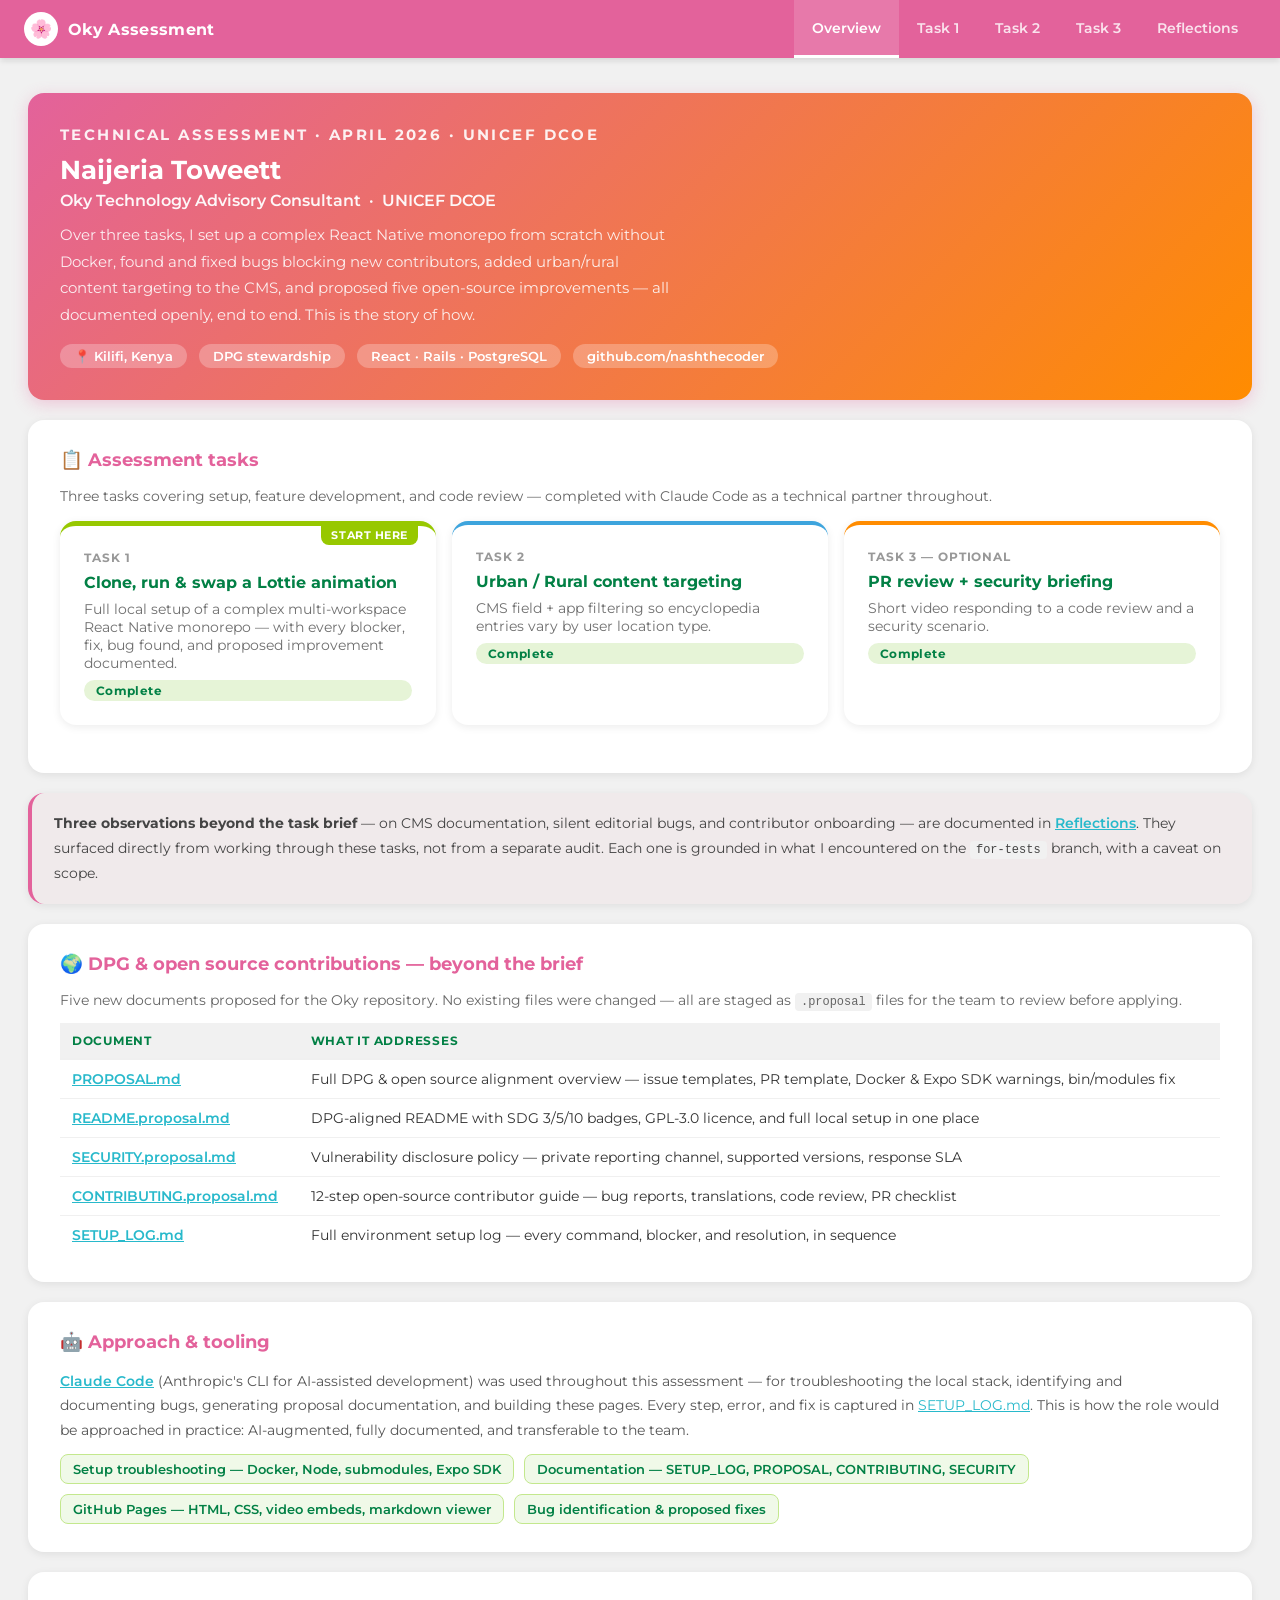
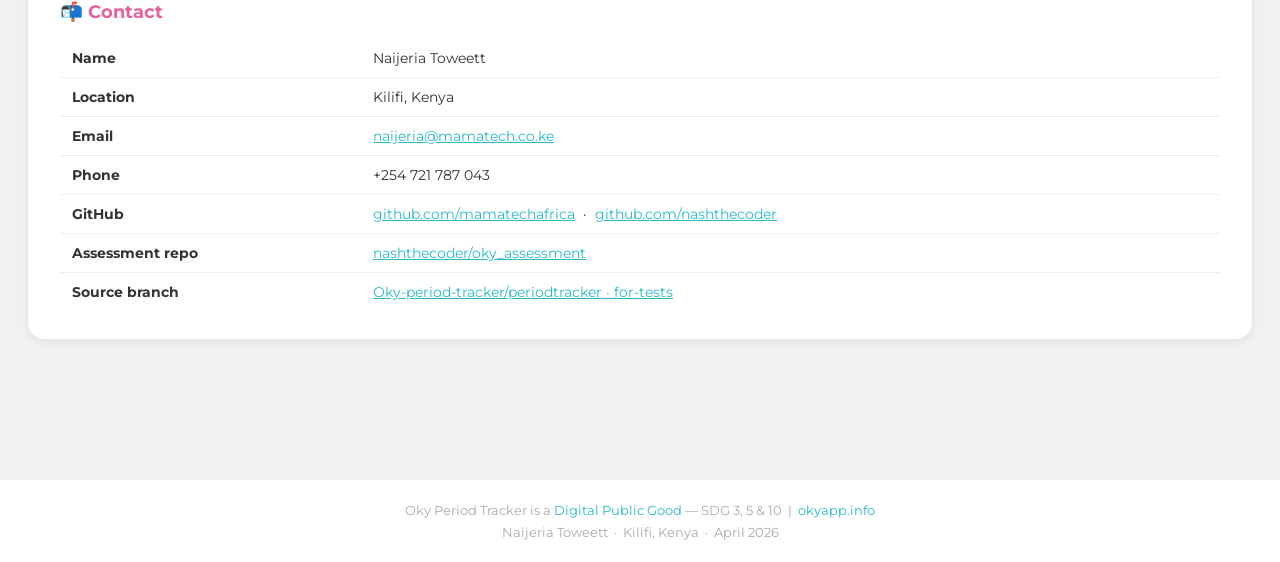
<file: index.html>
<!DOCTYPE html>
<html lang="en">
<head>
  <meta charset="UTF-8">
  <meta name="viewport" content="width=device-width, initial-scale=1.0">
  <title>Naijeria Toweett — Oky Technology Advisory Consultant · UNICEF DCOE</title>
  <link rel="stylesheet" href="style.css">
  <style>
    .cta-row {
      display: flex;
      gap: 12px;
      margin-top: 22px;
      flex-wrap: wrap;
    }
    .btn-primary {
      background: var(--white);
      color: var(--danger);
      font-weight: 700;
      font-size: 0.9rem;
      padding: 10px 22px;
      border-radius: 24px;
      text-decoration: none;
      transition: opacity 0.15s;
      white-space: nowrap;
    }
    .btn-primary:hover { opacity: 0.85; }
    .btn-ghost {
      background: rgba(255,255,255,0.18);
      color: var(--white);
      font-weight: 600;
      font-size: 0.88rem;
      padding: 10px 20px;
      border-radius: 24px;
      text-decoration: none;
      border: 1px solid rgba(255,255,255,0.35);
      transition: background 0.15s;
      white-space: nowrap;
    }
    .btn-ghost:hover { background: rgba(255,255,255,0.28); }

    /* Deliverable map */
    .del-grid {
      display: grid;
      grid-template-columns: repeat(auto-fit, minmax(200px, 1fr));
      gap: 12px;
      margin-top: 14px;
    }
    .del-card {
      background: var(--nav);
      border-radius: 12px;
      padding: 16px 18px;
      border-left: 3px solid var(--border);
    }
    .del-card.green  { border-left-color: var(--primary); }
    .del-card.blue   { border-left-color: var(--tertiary); }
    .del-card.orange { border-left-color: var(--secondary); }
    .del-card.pink   { border-left-color: var(--danger); }
    .del-exp { font-size: 0.85rem; font-weight: 700; color: #222; margin-bottom: 4px; }
    .del-desc { font-size: 0.8rem; color: #666; line-height: 1.5; margin-bottom: 10px; }
    .del-tags { display: flex; flex-wrap: wrap; gap: 4px; }
    .del-tag {
      font-size: 0.72rem;
      font-weight: 700;
      background: rgba(61,164,221,0.12);
      color: var(--tertiary);
      border-radius: 6px;
      padding: 2px 8px;
      letter-spacing: 0.03em;
    }
    .del-tag.green {
      background: rgba(151,200,0,0.13);
      color: var(--primary-dark);
    }

    /* Task card override — make Task 1 feel primary */
    .task-card.featured {
      border-top-width: 5px;
      position: relative;
    }
    .task-card.featured::after {
      content: 'Start here';
      position: absolute;
      top: -1px;
      right: 18px;
      background: var(--primary);
      color: var(--white);
      font-size: 0.7rem;
      font-weight: 700;
      letter-spacing: 0.05em;
      text-transform: uppercase;
      padding: 3px 10px;
      border-radius: 0 0 8px 8px;
    }
  </style>
</head>
<body>

  <div class="navbar">
    <a class="brand" href="index.html">
      <div class="logo">🌸</div>
      <span>Oky Assessment</span>
    </a>
    <nav>
      <a href="index.html" class="active">Overview</a>
      <a href="task1.html">Task 1</a>
      <a href="task2.html">Task 2</a>
      <a href="task3.html">Task 3</a>
      <a href="reflections.html">Reflections</a>
    </nav>
  </div>
  <div class="chapter-bar"><div class="chapter-bar-fill" style="width:0%"></div></div>

  <div class="page">

    <!-- Hero -->
    <div class="hero">
      <p class="chapter-label">Technical Assessment · April 2026 · UNICEF DCOE</p>
      <h1>Naijeria Toweett</h1>
      <p style="font-size:1rem;margin-top:6px;opacity:0.95;font-weight:600;">Oky Technology Advisory Consultant &nbsp;·&nbsp; UNICEF DCOE</p>
      <p style="margin-top:12px;opacity:0.88;max-width:620px;line-height:1.75;">Over three tasks, I set up a complex React Native monorepo from scratch without Docker, found and fixed bugs blocking new contributors, added urban/rural content targeting to the CMS, and proposed five open-source improvements — all documented openly, end to end. This is the story of how.</p>
      <div class="meta">
        <span class="tag">📍 Kilifi, Kenya</span>
        <span class="tag">DPG stewardship</span>
        <span class="tag">React · Rails · PostgreSQL</span>
        <span class="tag">github.com/nashthecoder</span>
      </div>
      <!-- Removed redundant CTA row as navigation and context are provided below -->
    </div>


    <!-- Assessment tasks -->
    <div class="card">
      <h2>📋 Assessment tasks</h2>
      <p style="font-size:0.88rem;color:#666;margin-bottom:16px;">Three tasks covering setup, feature development, and code review — completed with Claude Code as a technical partner throughout.</p>
      <div class="task-grid">
        <a class="task-card t1 featured" href="task1.html">
          <span class="task-num">Task 1</span>
          <h3>Clone, run & swap a Lottie animation</h3>
          <p>Full local setup of a complex multi-workspace React Native monorepo — with every blocker, fix, bug found, and proposed improvement documented.</p>
          <span class="badge badge-done">Complete</span>
        </a>
        <a class="task-card t2" href="task2.html">
          <span class="task-num">Task 2</span>
          <h3>Urban / Rural content targeting</h3>
          <p>CMS field + app filtering so encyclopedia entries vary by user location type.</p>
          <span class="badge badge-done">Complete</span>
        </a>
        <a class="task-card t3" href="task3.html">
          <span class="task-num">Task 3 — Optional</span>
          <h3>PR review + security briefing</h3>
          <p>Short video responding to a code review and a security scenario.</p>
          <span class="badge badge-done">Complete</span>
        </a>
      </div>
    </div>

    <!-- Observations signal -->
    <div class="card" style="border-left: 4px solid var(--danger); background: rgba(220,53,69,0.03); padding: 18px 22px;">
      <p style="font-size:0.88rem;color:#444;line-height:1.75;margin:0;">
        <strong>Three observations beyond the task brief</strong> — on CMS documentation, silent editorial bugs, and contributor onboarding — are documented in <a href="reflections.html" style="color:var(--link);font-weight:600;">Reflections</a>. They surfaced directly from working through these tasks, not from a separate audit. Each one is grounded in what I encountered on the <code>for-tests</code> branch, with a caveat on scope.
      </p>
    </div>

    <!-- DPG contributions -->
    <div class="card">
      <h2>🌍 DPG & open source contributions — beyond the brief</h2>
      <p style="font-size:0.88rem;color:#666;margin-bottom:14px;">Five new documents proposed for the Oky repository. No existing files were changed — all are staged as <code>.proposal</code> files for the team to review before applying.</p>
      <table class="info-table">
        <thead><tr><th>Document</th><th>What it addresses</th></tr></thead>
        <tbody>
          <tr>
            <td><a href="view.html?file=PROPOSAL.md" style="color:var(--link);font-weight:600;">PROPOSAL.md</a></td>
            <td>Full DPG & open source alignment overview — issue templates, PR template, Docker & Expo SDK warnings, bin/modules fix</td>
          </tr>
          <tr>
            <td><a href="view.html?file=README.proposal.md" style="color:var(--link);font-weight:600;">README.proposal.md</a></td>
            <td>DPG-aligned README with SDG 3/5/10 badges, GPL-3.0 licence, and full local setup in one place</td>
          </tr>
          <tr>
            <td><a href="view.html?file=SECURITY.proposal.md" style="color:var(--link);font-weight:600;">SECURITY.proposal.md</a></td>
            <td>Vulnerability disclosure policy — private reporting channel, supported versions, response SLA</td>
          </tr>
          <tr>
            <td><a href="view.html?file=CONTRIBUTING.proposal.md" style="color:var(--link);font-weight:600;">CONTRIBUTING.proposal.md</a></td>
            <td>12-step open-source contributor guide — bug reports, translations, code review, PR checklist</td>
          </tr>
          <tr>
            <td><a href="view.html?file=SETUP_LOG.md" style="color:var(--link);font-weight:600;">SETUP_LOG.md</a></td>
            <td>Full environment setup log — every command, blocker, and resolution, in sequence</td>
          </tr>
        </tbody>
      </table>
    </div>

    <!-- Tooling & approach -->
    <div class="card">
      <h2>🤖 Approach & tooling</h2>
      <p style="font-size:0.9rem;color:#555;line-height:1.7;margin-bottom:12px;">
        <a href="https://claude.ai/code" style="color:var(--link);font-weight:600;">Claude Code</a> (Anthropic's CLI for AI-assisted development) was used throughout this assessment — for troubleshooting the local stack, identifying and documenting bugs, generating proposal documentation, and building these pages. Every step, error, and fix is captured in <a href="view.html?file=SETUP_LOG.md" style="color:var(--link)">SETUP_LOG.md</a>. This is how the role would be approached in practice: AI-augmented, fully documented, and transferable to the team.
      </p>
      <div class="proposal-strip">
        <span class="prop-tag">Setup troubleshooting — Docker, Node, submodules, Expo SDK</span>
        <span class="prop-tag">Documentation — SETUP_LOG, PROPOSAL, CONTRIBUTING, SECURITY</span>
        <span class="prop-tag">GitHub Pages — HTML, CSS, video embeds, markdown viewer</span>
        <span class="prop-tag">Bug identification & proposed fixes</span>
      </div>
    </div>

    <!-- Contact -->
    <div class="card">
      <h2>📬 Contact</h2>
      <table class="info-table">
        <tbody>
          <tr><td><strong>Name</strong></td><td>Naijeria Toweett</td></tr>
          <tr><td><strong>Location</strong></td><td>Kilifi, Kenya</td></tr>
          <tr><td><strong>Email</strong></td><td><a href="mailto:naijeria@mamatech.co.ke" style="color:var(--link)">naijeria@mamatech.co.ke</a></td></tr>
          <tr><td><strong>Phone</strong></td><td>+254 721 787 043</td></tr>
          <tr><td><strong>GitHub</strong></td><td><a href="https://github.com/mamatechafrica" style="color:var(--link)" target="_blank">github.com/mamatechafrica</a> &nbsp;·&nbsp; <a href="https://github.com/nashthecoder" style="color:var(--link)" target="_blank">github.com/nashthecoder</a></td></tr>
          <tr><td><strong>Assessment repo</strong></td><td><a href="https://github.com/nashthecoder/oky_assessment" style="color:var(--link)" target="_blank">nashthecoder/oky_assessment</a></td></tr>
          <tr><td><strong>Source branch</strong></td><td><a href="https://github.com/Oky-period-tracker/periodtracker/tree/for-tests" style="color:var(--link)" target="_blank">Oky-period-tracker/periodtracker · for-tests</a></td></tr>
        </tbody>
      </table>
    </div>

  </div>

  <footer>
    <p>Oky Period Tracker is a <a href="https://digitalpublicgoods.net/">Digital Public Good</a> — SDG 3, 5 &amp; 10 &nbsp;|&nbsp; <a href="https://www.okyapp.info/">okyapp.info</a></p>
    <p>Naijeria Toweett &nbsp;·&nbsp; Kilifi, Kenya &nbsp;·&nbsp; April 2026</p>
  </footer>

</body>
</html>
</file>
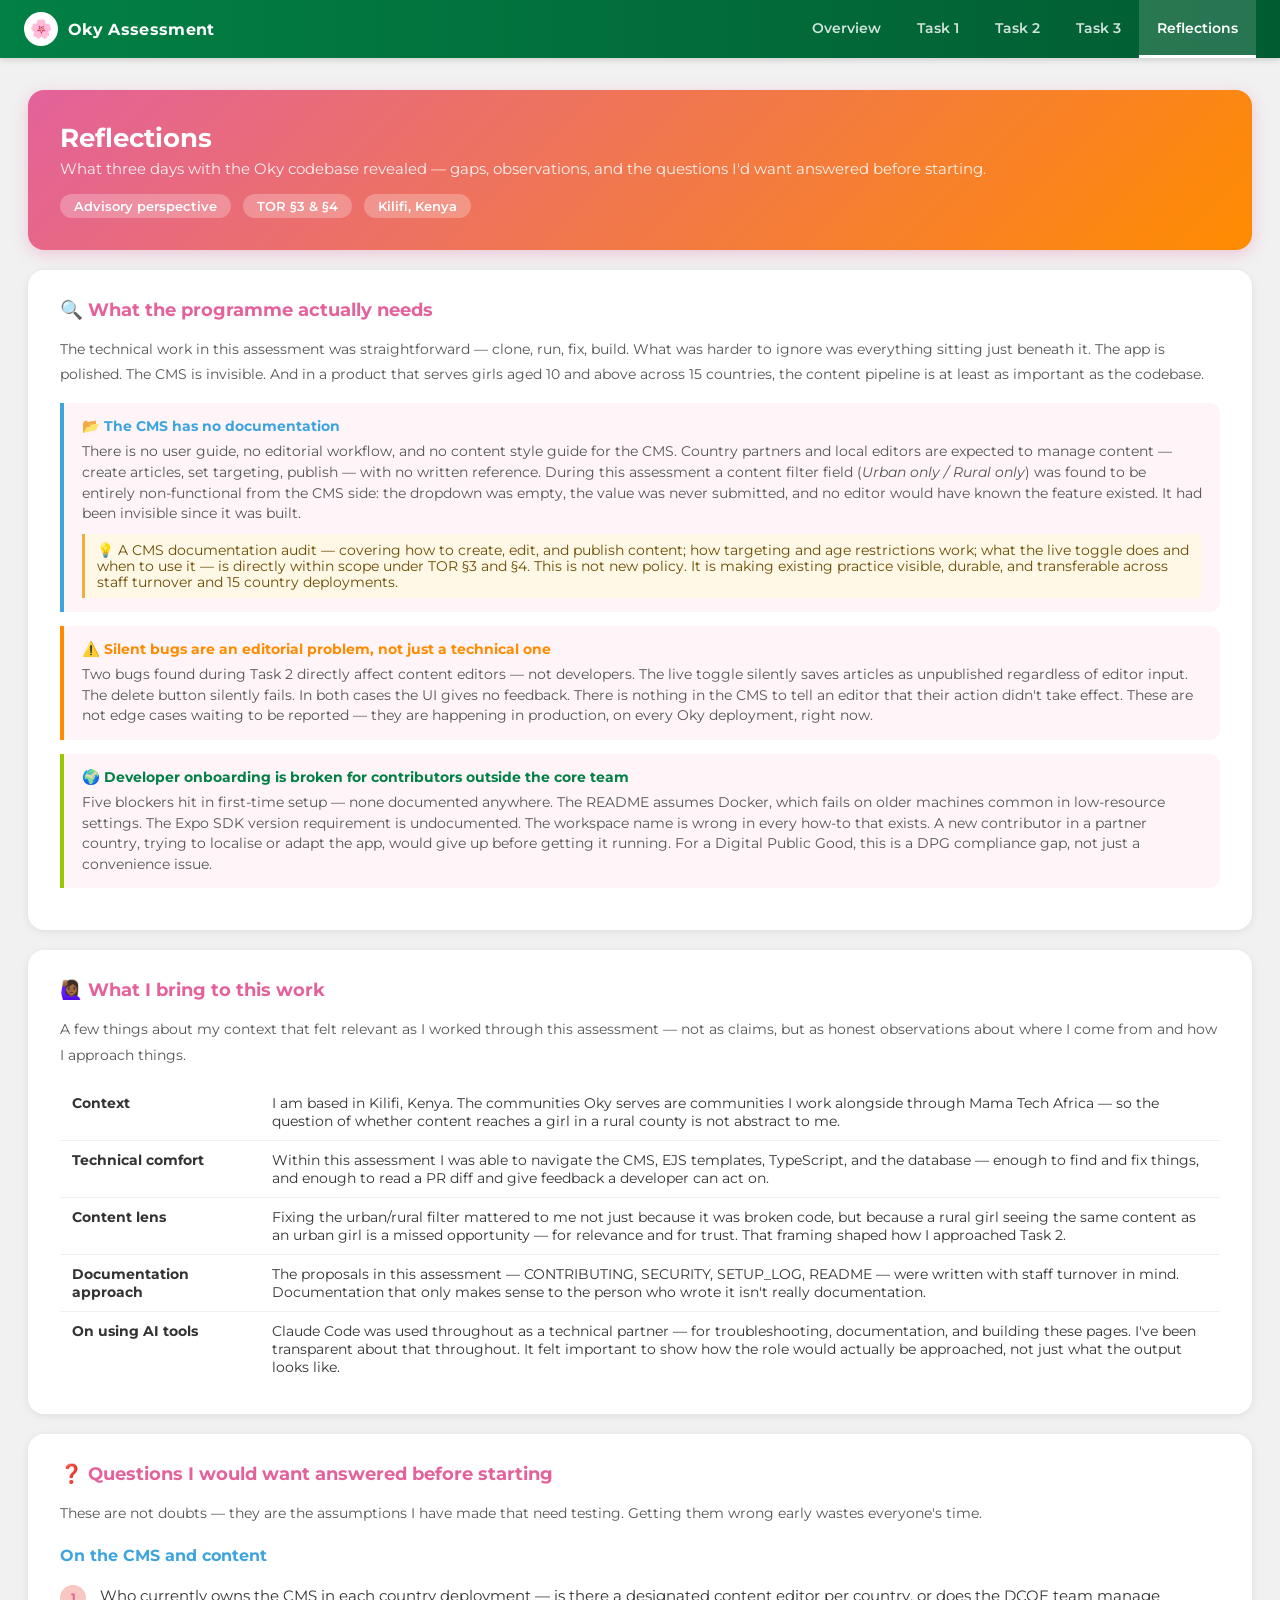
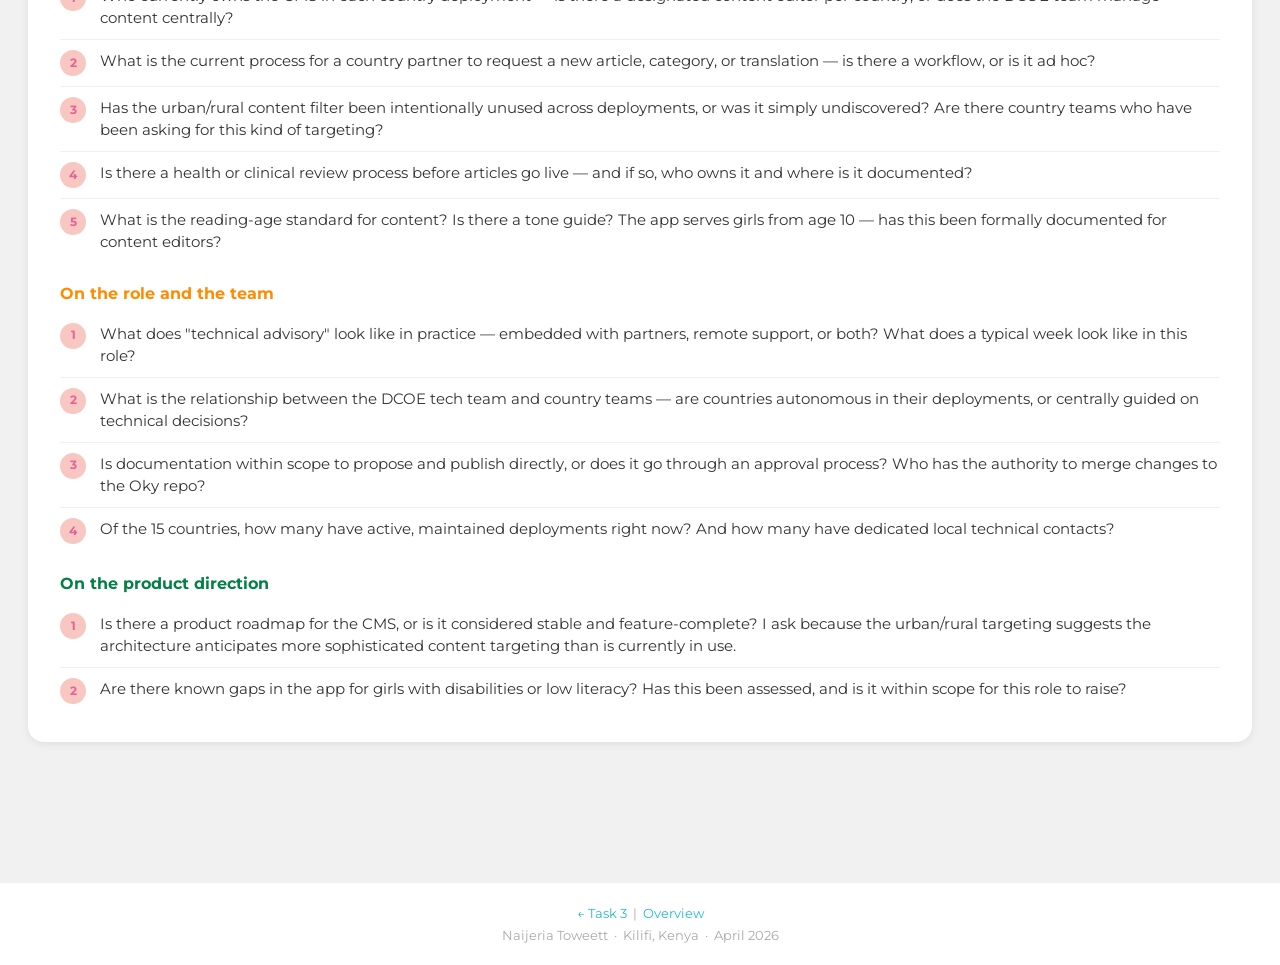
<file: reflections.html>
<!DOCTYPE html>
<html lang="en">
<head>
  <meta charset="UTF-8">
  <meta name="viewport" content="width=device-width, initial-scale=1.0">
  <title>Reflections — Oky Assessment</title>
  <link rel="stylesheet" href="style.css">
</head>
<body class="page-reflections">

  <div class="navbar">
    <a class="brand" href="index.html">
      <div class="logo">🌸</div>
      <span>Oky Assessment</span>
    </a>
    <nav>
      <a href="index.html">Overview</a>
      <a href="task1.html">Task 1</a>
      <a href="task2.html">Task 2</a>
      <a href="task3.html">Task 3</a>
      <a href="reflections.html" class="active">Reflections</a>
    </nav>
  </div>

  <div class="page">

    <div class="hero">
      <h1>Reflections</h1>
      <p>What three days with the Oky codebase revealed — gaps, observations, and the questions I'd want answered before starting.</p>
      <div class="meta">
        <span class="tag">Advisory perspective</span>
        <span class="tag">TOR §3 &amp; §4</span>
        <span class="tag">Kilifi, Kenya</span>
      </div>
    </div>

    <!-- What the programme needs -->
    <div class="card">
      <h2>🔍 What the programme actually needs</h2>
      <p style="font-size:0.9rem;color:#555;line-height:1.75;margin-bottom:16px;">
        The technical work in this assessment was straightforward — clone, run, fix, build. What was harder to ignore was everything sitting just beneath it. The app is polished. The CMS is invisible. And in a product that serves girls aged 10 and above across 15 countries, the content pipeline is at least as important as the codebase.
      </p>

      <div class="bug-card" style="border-left-color: var(--tertiary);">
        <div class="bug-title" style="color: var(--tertiary);">📂 The CMS has no documentation</div>
        <p>There is no user guide, no editorial workflow, and no content style guide for the CMS. Country partners and local editors are expected to manage content — create articles, set targeting, publish — with no written reference. During this assessment a content filter field (<em>Urban only / Rural only</em>) was found to be entirely non-functional from the CMS side: the dropdown was empty, the value was never submitted, and no editor would have known the feature existed. It had been invisible since it was built.</p>
        <div class="bug-propose" style="margin-top:10px;">💡 A CMS documentation audit — covering how to create, edit, and publish content; how targeting and age restrictions work; what the live toggle does and when to use it — is directly within scope under TOR §3 and §4. This is not new policy. It is making existing practice visible, durable, and transferable across staff turnover and 15 country deployments.</div>
      </div>

      <div class="bug-card" style="border-left-color: var(--secondary); margin-top:12px;">
        <div class="bug-title" style="color: var(--secondary);">⚠️ Silent bugs are an editorial problem, not just a technical one</div>
        <p>Two bugs found during Task 2 directly affect content editors — not developers. The live toggle silently saves articles as unpublished regardless of editor input. The delete button silently fails. In both cases the UI gives no feedback. There is nothing in the CMS to tell an editor that their action didn't take effect. These are not edge cases waiting to be reported — they are happening in production, on every Oky deployment, right now.</p>
      </div>

      <div class="bug-card" style="border-left-color: var(--primary); margin-top:12px;">
        <div class="bug-title" style="color: var(--primary-dark);">🌍 Developer onboarding is broken for contributors outside the core team</div>
        <p>Five blockers hit in first-time setup — none documented anywhere. The README assumes Docker, which fails on older machines common in low-resource settings. The Expo SDK version requirement is undocumented. The workspace name is wrong in every how-to that exists. A new contributor in a partner country, trying to localise or adapt the app, would give up before getting it running. For a Digital Public Good, this is a DPG compliance gap, not just a convenience issue.</p>
      </div>
    </div>

    <!-- What I bring -->
    <div class="card">
      <h2>🙋🏾‍♀️ What I bring to this work</h2>
      <p style="font-size:0.9rem;color:#555;line-height:1.75;margin-bottom:16px;">
        A few things about my context that felt relevant as I worked through this assessment — not as claims, but as honest observations about where I come from and how I approach things.
      </p>
      <table class="info-table">
        <tbody>
          <tr>
            <td style="width:200px;font-weight:700;">Context</td>
            <td>I am based in Kilifi, Kenya. The communities Oky serves are communities I work alongside through Mama Tech Africa — so the question of whether content reaches a girl in a rural county is not abstract to me.</td>
          </tr>
          <tr>
            <td style="font-weight:700;">Technical comfort</td>
            <td>Within this assessment I was able to navigate the CMS, EJS templates, TypeScript, and the database — enough to find and fix things, and enough to read a PR diff and give feedback a developer can act on.</td>
          </tr>
          <tr>
            <td style="font-weight:700;">Content lens</td>
            <td>Fixing the urban/rural filter mattered to me not just because it was broken code, but because a rural girl seeing the same content as an urban girl is a missed opportunity — for relevance and for trust. That framing shaped how I approached Task 2.</td>
          </tr>
          <tr>
            <td style="font-weight:700;">Documentation approach</td>
            <td>The proposals in this assessment — CONTRIBUTING, SECURITY, SETUP_LOG, README — were written with staff turnover in mind. Documentation that only makes sense to the person who wrote it isn't really documentation.</td>
          </tr>
          <tr>
            <td style="font-weight:700;">On using AI tools</td>
            <td>Claude Code was used throughout as a technical partner — for troubleshooting, documentation, and building these pages. I've been transparent about that throughout. It felt important to show how the role would actually be approached, not just what the output looks like.</td>
          </tr>
        </tbody>
      </table>
    </div>

    <!-- Questions -->
    <div class="card">
      <h2>❓ Questions I would want answered before starting</h2>
      <p style="font-size:0.9rem;color:#555;line-height:1.75;margin-bottom:16px;">
        These are not doubts — they are the assumptions I have made that need testing. Getting them wrong early wastes everyone's time.
      </p>

      <h3 style="color:var(--tertiary);">On the CMS and content</h3>
      <ol class="steps">
        <li><span class="step-num">1</span><span>Who currently owns the CMS in each country deployment — is there a designated content editor per country, or does the DCOE team manage content centrally?</span></li>
        <li><span class="step-num">2</span><span>What is the current process for a country partner to request a new article, category, or translation — is there a workflow, or is it ad hoc?</span></li>
        <li><span class="step-num">3</span><span>Has the urban/rural content filter been intentionally unused across deployments, or was it simply undiscovered? Are there country teams who have been asking for this kind of targeting?</span></li>
        <li><span class="step-num">4</span><span>Is there a health or clinical review process before articles go live — and if so, who owns it and where is it documented?</span></li>
        <li><span class="step-num">5</span><span>What is the reading-age standard for content? Is there a tone guide? The app serves girls from age 10 — has this been formally documented for content editors?</span></li>
      </ol>

      <h3 style="color:var(--secondary);margin-top:20px;">On the role and the team</h3>
      <ol class="steps">
        <li><span class="step-num">1</span><span>What does "technical advisory" look like in practice — embedded with partners, remote support, or both? What does a typical week look like in this role?</span></li>
        <li><span class="step-num">2</span><span>What is the relationship between the DCOE tech team and country teams — are countries autonomous in their deployments, or centrally guided on technical decisions?</span></li>
        <li><span class="step-num">3</span><span>Is documentation within scope to propose and publish directly, or does it go through an approval process? Who has the authority to merge changes to the Oky repo?</span></li>
        <li><span class="step-num">4</span><span>Of the 15 countries, how many have active, maintained deployments right now? And how many have dedicated local technical contacts?</span></li>
      </ol>

      <h3 style="color:var(--primary-dark);margin-top:20px;">On the product direction</h3>
      <ol class="steps">
        <li><span class="step-num">1</span><span>Is there a product roadmap for the CMS, or is it considered stable and feature-complete? I ask because the urban/rural targeting suggests the architecture anticipates more sophisticated content targeting than is currently in use.</span></li>
        <li><span class="step-num">2</span><span>Are there known gaps in the app for girls with disabilities or low literacy? Has this been assessed, and is it within scope for this role to raise?</span></li>
      </ol>
    </div>

  </div>

  <footer>
    <p><a href="task3.html">← Task 3</a> &nbsp;|&nbsp; <a href="index.html">Overview</a></p>
    <p style="margin-top:6px;">Naijeria Toweett &nbsp;·&nbsp; Kilifi, Kenya &nbsp;·&nbsp; April 2026</p>
  </footer>

</body>
</html>
</file>
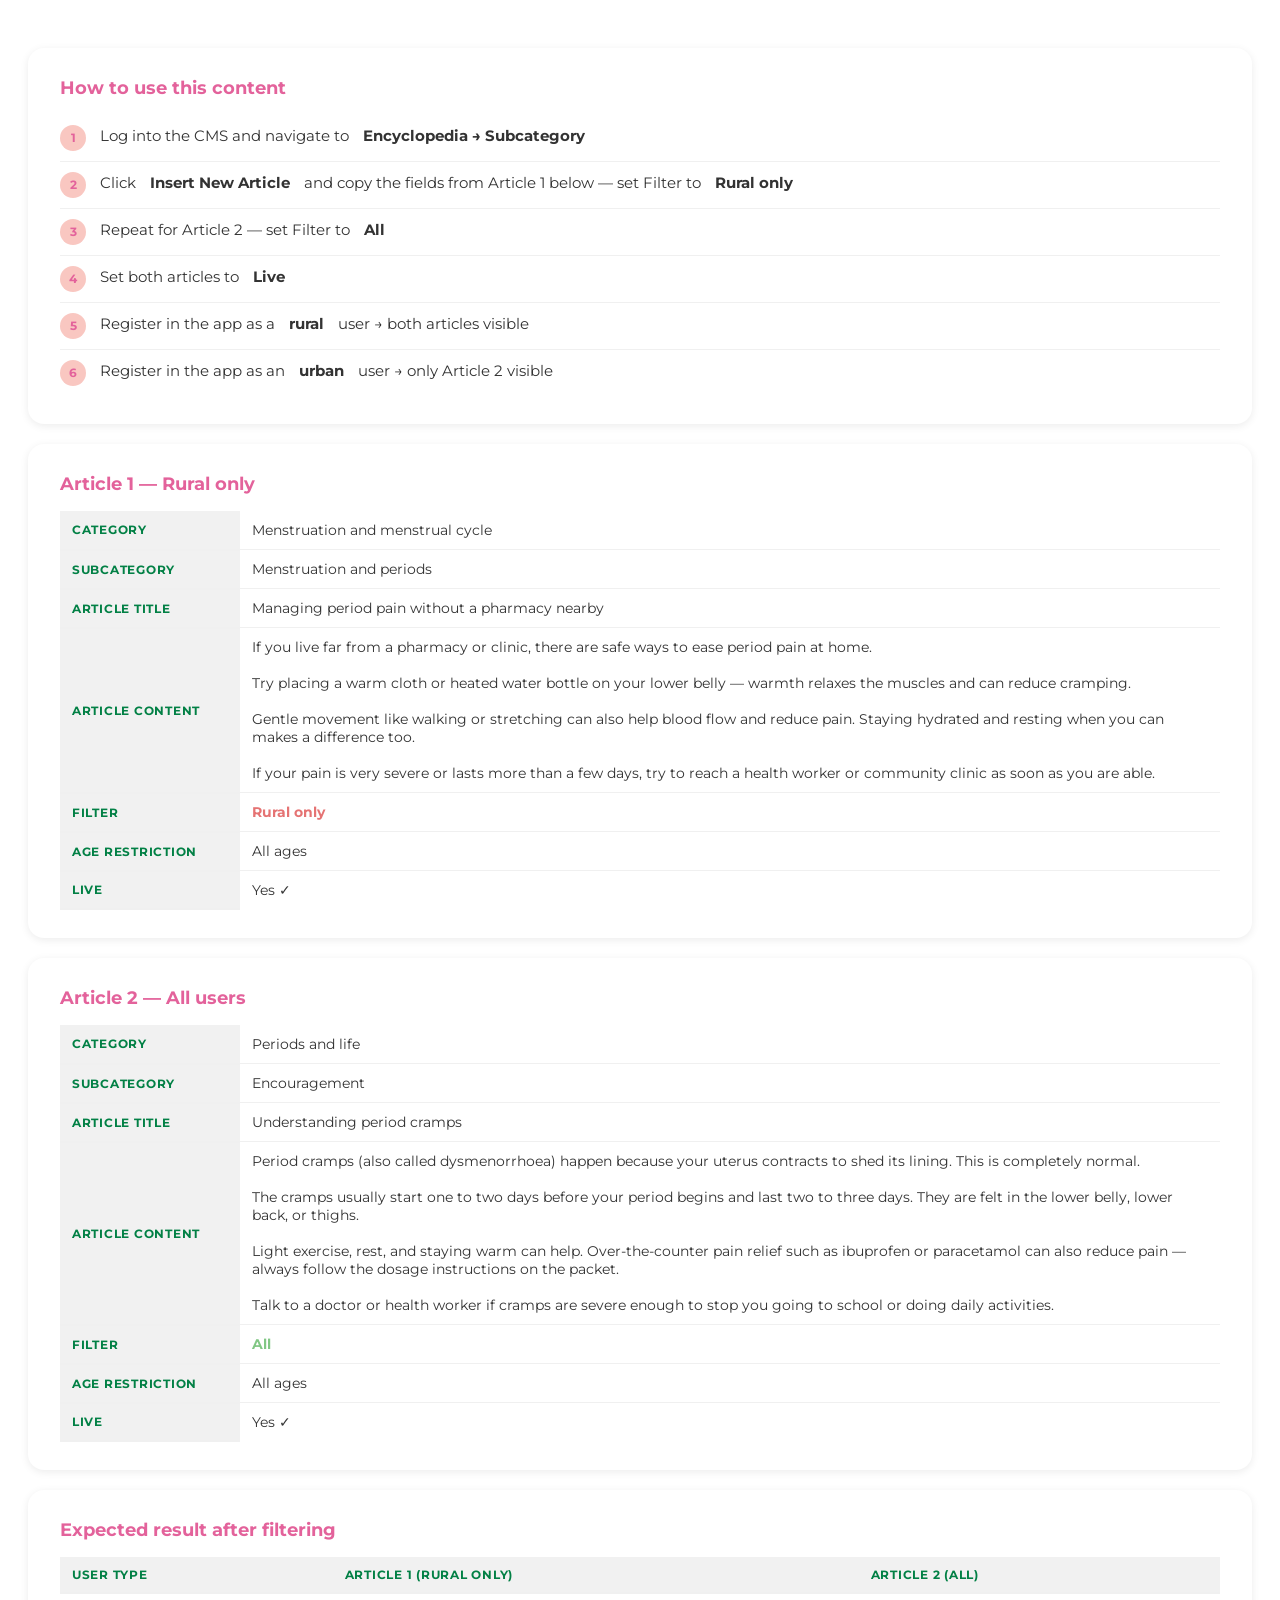
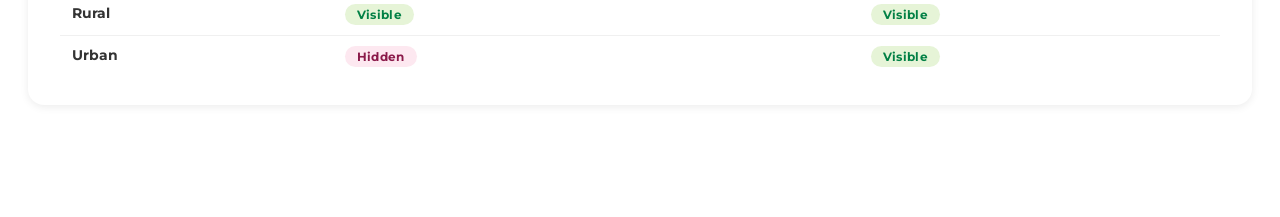
<file: task2-sample-content.html>
<!DOCTYPE html>
<html lang="en">
<head>
  <meta charset="UTF-8">
  <meta name="viewport" content="width=device-width, initial-scale=1.0">
  <title>Task 2 — Sample Content</title>
  <link rel="stylesheet" href="style.css">
  <style>
    body { background: #fff; }
    .page { padding-top: 16px; }
  </style>
</head>
<body class="page-task2">

  <div class="page">

    <div class="card">
      <h2>How to use this content</h2>
      <ol class="steps">
        <li><span class="step-num">1</span>Log into the CMS and navigate to <strong>Encyclopedia → Subcategory</strong></li>
        <li><span class="step-num">2</span>Click <strong>Insert New Article</strong> and copy the fields from Article 1 below — set Filter to <strong>Rural only</strong></li>
        <li><span class="step-num">3</span>Repeat for Article 2 — set Filter to <strong>All</strong></li>
        <li><span class="step-num">4</span>Set both articles to <strong>Live</strong></li>
        <li><span class="step-num">5</span>Register in the app as a <strong>rural</strong> user → both articles visible</li>
        <li><span class="step-num">6</span>Register in the app as an <strong>urban</strong> user → only Article 2 visible</li>
      </ol>
    </div>

    <div class="card">
      <h2>Article 1 — Rural only</h2>
      <table class="info-table">
        <tbody>
          <tr>
            <th style="width:180px;">Category</th>
            <td>Menstruation and menstrual cycle</td>
          </tr>
          <tr>
            <th>Subcategory</th>
            <td>Menstruation and periods</td>
          </tr>
          <tr>
            <th>Article Title</th>
            <td>Managing period pain without a pharmacy nearby</td>
          </tr>
          <tr>
            <th>Article Content</th>
            <td>
              If you live far from a pharmacy or clinic, there are safe ways to ease period pain at home.<br><br>
              Try placing a warm cloth or heated water bottle on your lower belly — warmth relaxes the muscles and can reduce cramping.<br><br>
              Gentle movement like walking or stretching can also help blood flow and reduce pain. Staying hydrated and resting when you can makes a difference too.<br><br>
              If your pain is very severe or lasts more than a few days, try to reach a health worker or community clinic as soon as you are able.
            </td>
          </tr>
          <tr>
            <th>Filter</th>
            <td><strong style="color:#e57373;">Rural only</strong></td>
          </tr>
          <tr>
            <th>Age Restriction</th>
            <td>All ages</td>
          </tr>
          <tr>
            <th>Live</th>
            <td>Yes ✓</td>
          </tr>
        </tbody>
      </table>
    </div>

    <div class="card">
      <h2>Article 2 — All users</h2>
      <table class="info-table">
        <tbody>
          <tr>
            <th style="width:180px;">Category</th>
            <td>Periods and life</td>
          </tr>
          <tr>
            <th>Subcategory</th>
            <td>Encouragement</td>
          </tr>
          <tr>
            <th>Article Title</th>
            <td>Understanding period cramps</td>
          </tr>
          <tr>
            <th>Article Content</th>
            <td>
              Period cramps (also called dysmenorrhoea) happen because your uterus contracts to shed its lining. This is completely normal.<br><br>
              The cramps usually start one to two days before your period begins and last two to three days. They are felt in the lower belly, lower back, or thighs.<br><br>
              Light exercise, rest, and staying warm can help. Over-the-counter pain relief such as ibuprofen or paracetamol can also reduce pain — always follow the dosage instructions on the packet.<br><br>
              Talk to a doctor or health worker if cramps are severe enough to stop you going to school or doing daily activities.
            </td>
          </tr>
          <tr>
            <th>Filter</th>
            <td><strong style="color:#81c784;">All</strong></td>
          </tr>
          <tr>
            <th>Age Restriction</th>
            <td>All ages</td>
          </tr>
          <tr>
            <th>Live</th>
            <td>Yes ✓</td>
          </tr>
        </tbody>
      </table>
    </div>

    <div class="card">
      <h2>Expected result after filtering</h2>
      <table class="info-table">
        <thead>
          <tr><th>User type</th><th>Article 1 (Rural only)</th><th>Article 2 (All)</th></tr>
        </thead>
        <tbody>
          <tr>
            <td><strong>Rural</strong></td>
            <td><span class="badge badge-done">Visible</span></td>
            <td><span class="badge badge-done">Visible</span></td>
          </tr>
          <tr>
            <td><strong>Urban</strong></td>
            <td><span class="badge badge-not-started">Hidden</span></td>
            <td><span class="badge badge-done">Visible</span></td>
          </tr>
        </tbody>
      </table>
    </div>

  </div>

</body>
</html>
</file>
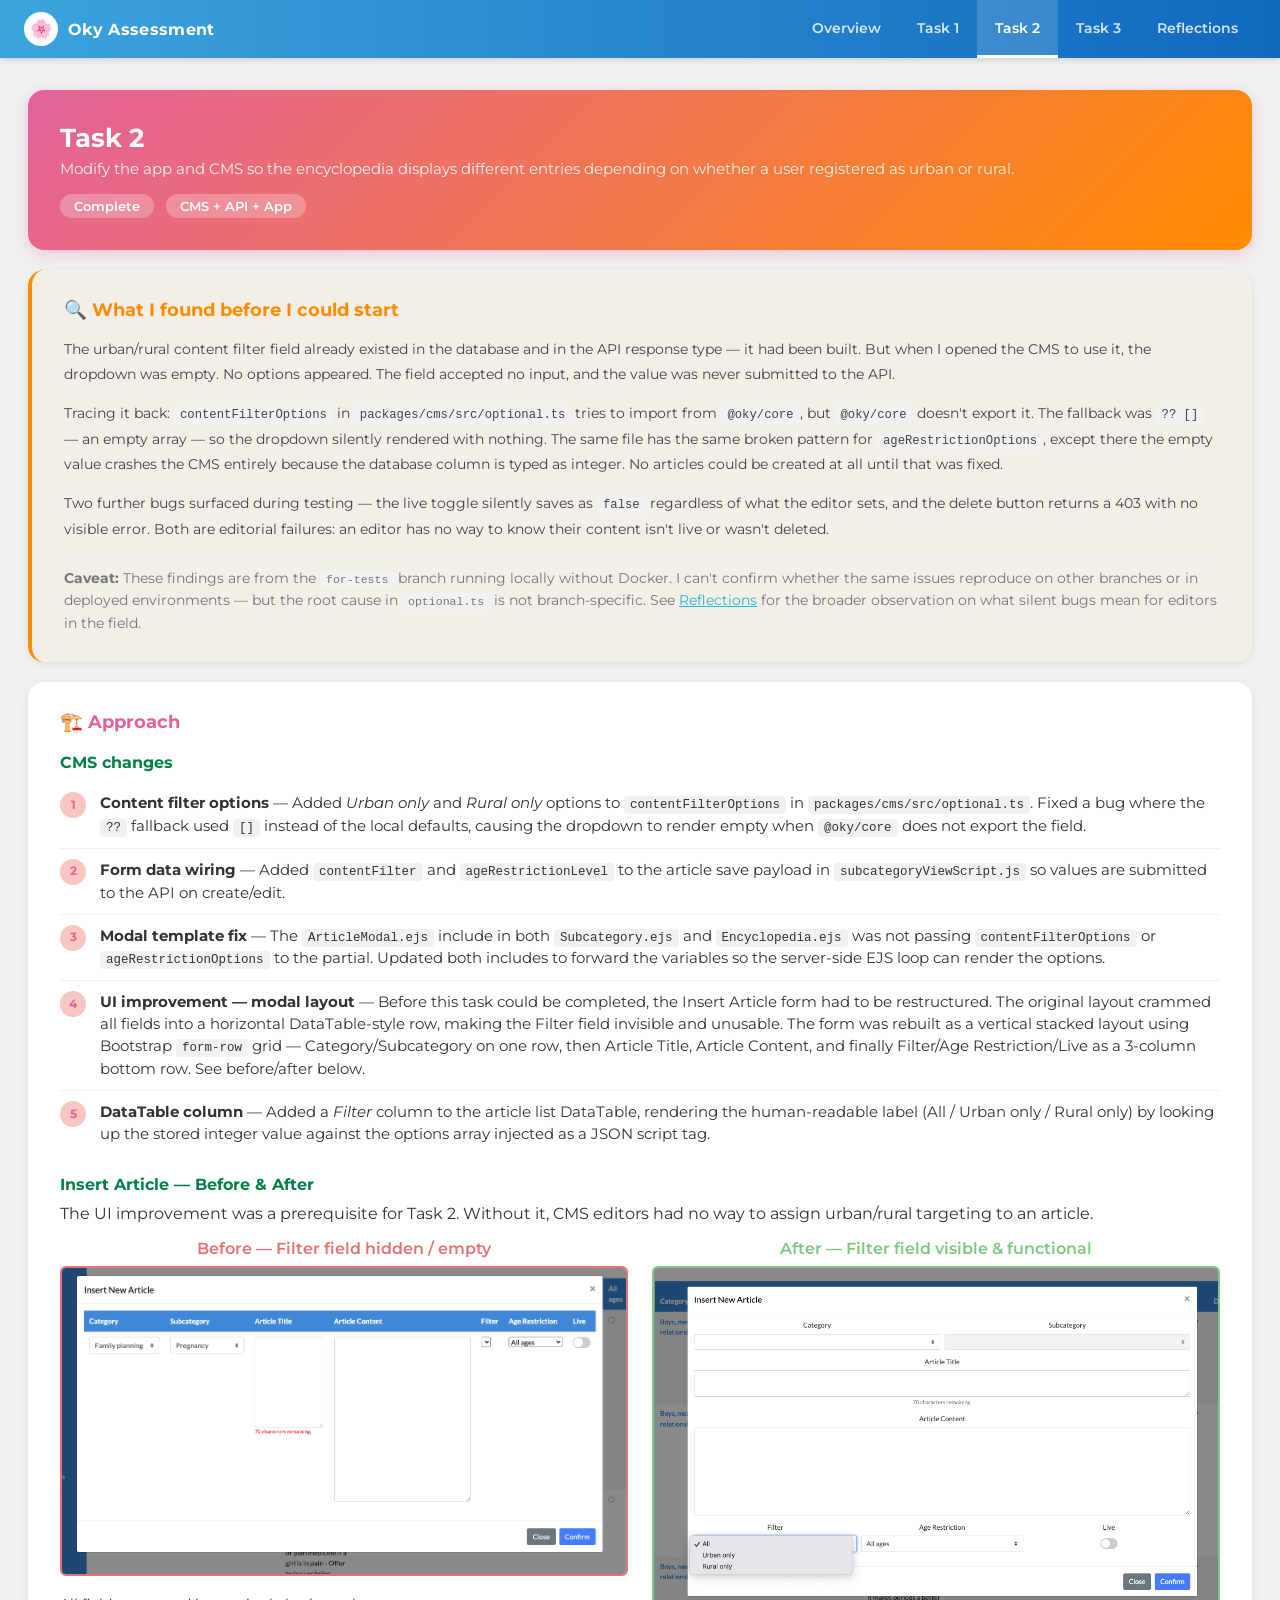
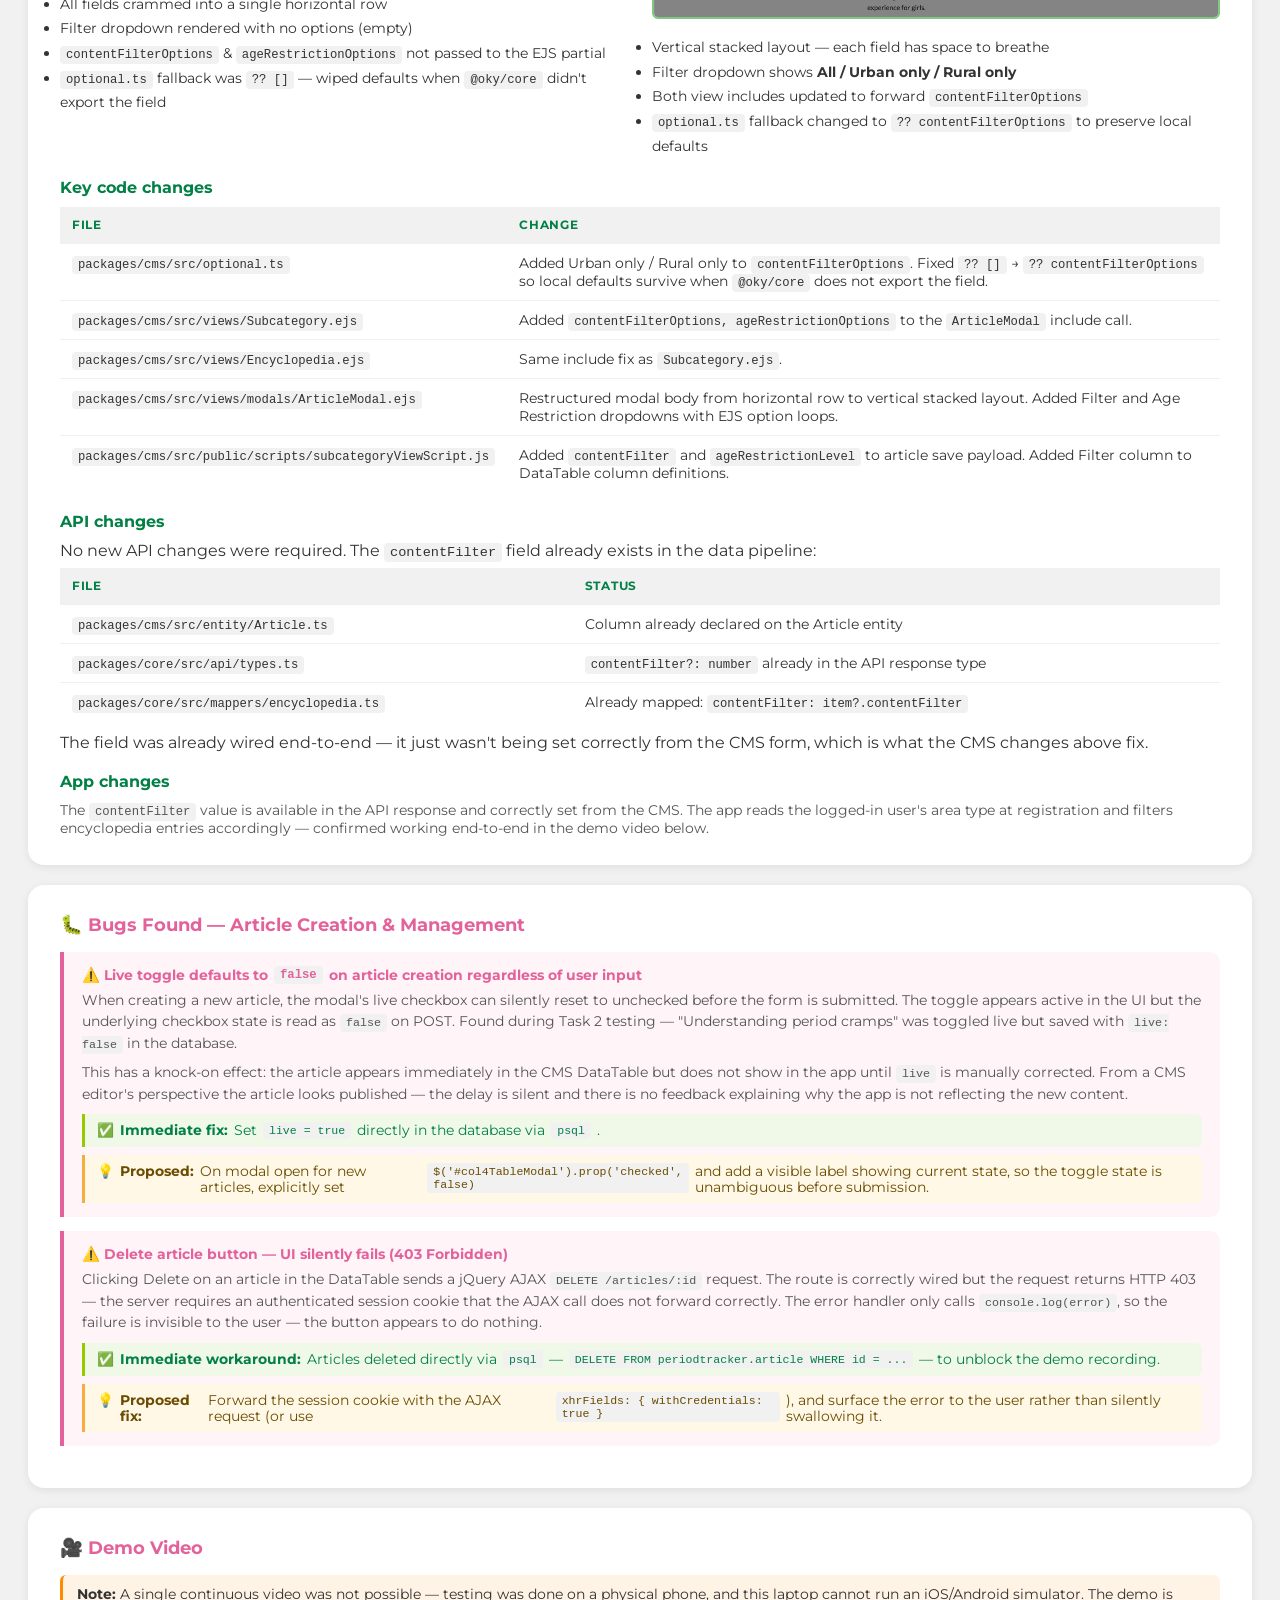
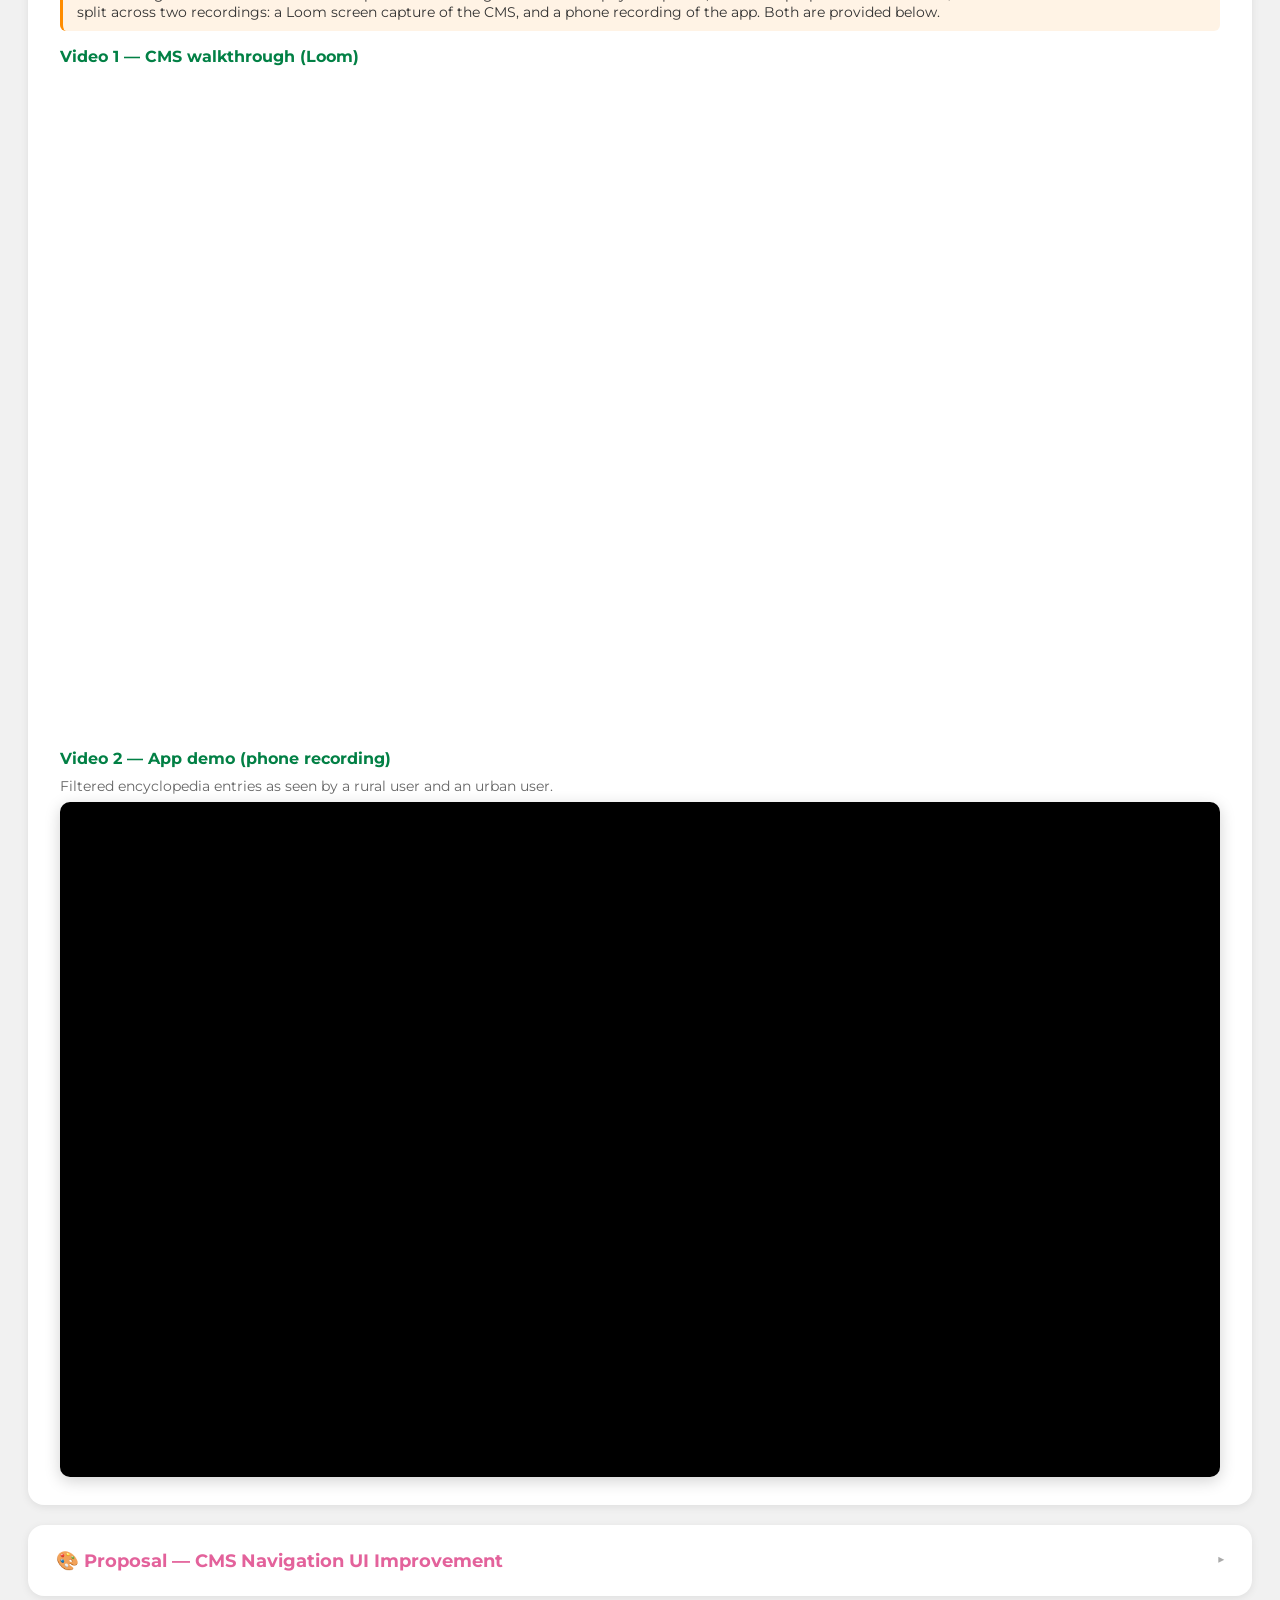
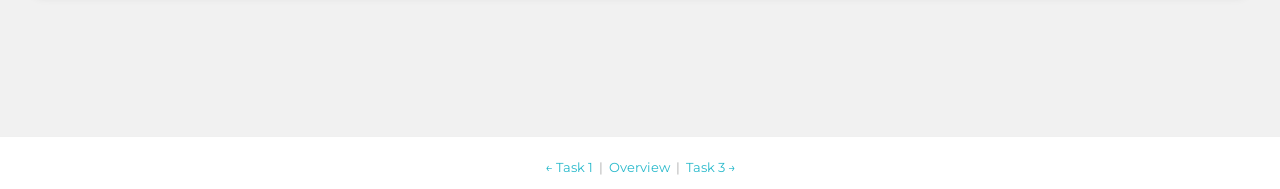
<file: task2.html>
<!DOCTYPE html>
<html lang="en">
<head>
  <meta charset="UTF-8">
  <meta name="viewport" content="width=device-width, initial-scale=1.0">
  <title>Task 2 — Oky Assessment</title>
  <link rel="stylesheet" href="style.css">
</head>
<body class="page-task2">

  <div class="navbar">
    <a class="brand" href="index.html">
      <div class="logo">🌸</div>
      <span>Oky Assessment</span>
    </a>
    <nav>
      <a href="index.html">Overview</a>
      <a href="task1.html">Task 1</a>
      <a href="task2.html" class="active">Task 2</a>
      <a href="task3.html">Task 3</a>
      <a href="reflections.html">Reflections</a>
    </nav>
  </div>

  <div class="page">

    <div class="hero">
      <h1>Task 2</h1>
      <p>Modify the app and CMS so the encyclopedia displays different entries depending on whether a user registered as urban or rural.</p>
      <div class="meta">
        <span class="tag" style="background:rgba(255,255,255,0.25);">Complete</span>
        <span class="tag">CMS + API + App</span>
      </div>
    </div>

    <!-- Discovery callout -->
    <div class="card" style="border-left: 4px solid var(--secondary); background: rgba(255,140,0,0.04);">
      <h2 style="color: var(--secondary);">🔍 What I found before I could start</h2>
      <p style="font-size:0.9rem;color:#444;line-height:1.75;margin-bottom:14px;">
        The urban/rural content filter field already existed in the database and in the API response type — it had been built. But when I opened the CMS to use it, the dropdown was empty. No options appeared. The field accepted no input, and the value was never submitted to the API.
      </p>
      <p style="font-size:0.9rem;color:#444;line-height:1.75;margin-bottom:14px;">
        Tracing it back: <code>contentFilterOptions</code> in <code>packages/cms/src/optional.ts</code> tries to import from <code>@oky/core</code>, but <code>@oky/core</code> doesn't export it. The fallback was <code>?? []</code> — an empty array — so the dropdown silently rendered with nothing. The same file has the same broken pattern for <code>ageRestrictionOptions</code>, except there the empty value crashes the CMS entirely because the database column is typed as integer. No articles could be created at all until that was fixed.
      </p>
      <p style="font-size:0.9rem;color:#444;line-height:1.75;margin-bottom:14px;">
        Two further bugs surfaced during testing — the live toggle silently saves as <code>false</code> regardless of what the editor sets, and the delete button returns a 403 with no visible error. Both are editorial failures: an editor has no way to know their content isn't live or wasn't deleted.
      </p>
      <p style="font-size:0.85rem;color:#777;line-height:1.65;border-top:1px solid var(--border);padding-top:10px;margin-top:4px;">
        <strong>Caveat:</strong> These findings are from the <code>for-tests</code> branch running locally without Docker. I can't confirm whether the same issues reproduce on other branches or in deployed environments — but the root cause in <code>optional.ts</code> is not branch-specific. See <a href="reflections.html" style="color:var(--link);">Reflections</a> for the broader observation on what silent bugs mean for editors in the field.
      </p>
    </div>

    <div class="card">
      <h2>🏗️ Approach</h2>
      <h3>CMS changes</h3>
      <ol class="steps">
        <li><span class="step-num">1</span><span><strong>Content filter options</strong> — Added <em>Urban only</em> and <em>Rural only</em> options to <code>contentFilterOptions</code> in <code>packages/cms/src/optional.ts</code>. Fixed a bug where the <code>??</code> fallback used <code>[]</code> instead of the local defaults, causing the dropdown to render empty when <code>@oky/core</code> does not export the field.</span></li>
        <li><span class="step-num">2</span><span><strong>Form data wiring</strong> — Added <code>contentFilter</code> and <code>ageRestrictionLevel</code> to the article save payload in <code>subcategoryViewScript.js</code> so values are submitted to the API on create/edit.</span></li>
        <li><span class="step-num">3</span><span><strong>Modal template fix</strong> — The <code>ArticleModal.ejs</code> include in both <code>Subcategory.ejs</code> and <code>Encyclopedia.ejs</code> was not passing <code>contentFilterOptions</code> or <code>ageRestrictionOptions</code> to the partial. Updated both includes to forward the variables so the server-side EJS loop can render the options.</span></li>
        <li><span class="step-num">4</span><span><strong>UI improvement — modal layout</strong> — Before this task could be completed, the Insert Article form had to be restructured. The original layout crammed all fields into a horizontal DataTable-style row, making the Filter field invisible and unusable. The form was rebuilt as a vertical stacked layout using Bootstrap <code>form-row</code> grid — Category/Subcategory on one row, then Article Title, Article Content, and finally Filter/Age Restriction/Live as a 3-column bottom row. See before/after below.</span></li>
        <li><span class="step-num">5</span><span><strong>DataTable column</strong> — Added a <em>Filter</em> column to the article list DataTable, rendering the human-readable label (All / Urban only / Rural only) by looking up the stored integer value against the options array injected as a JSON script tag.</span></li>
      </ol>

      <h3>Insert Article — Before &amp; After</h3>
      <p>The UI improvement was a prerequisite for Task 2. Without it, CMS editors had no way to assign urban/rural targeting to an article.</p>
      <div style="display:flex; gap:1.5rem; flex-wrap:wrap; margin-top:1rem;">
        <div style="flex:1; min-width:280px;">
          <p style="text-align:center; font-weight:600; margin-bottom:0.5rem; color:#e57373;">Before — Filter field hidden / empty</p>
          <img src="images/insert_new_article_oldform.png" alt="Old insert article form — filter field not visible" style="width:100%; border-radius:6px; border:2px solid #e57373;">
          <ul style="margin-top:0.75rem; font-size:0.9rem; line-height:1.7;">
            <li>All fields crammed into a single horizontal row</li>
            <li>Filter dropdown rendered with no options (empty)</li>
            <li><code>contentFilterOptions</code> &amp; <code>ageRestrictionOptions</code> not passed to the EJS partial</li>
            <li><code>optional.ts</code> fallback was <code>??&nbsp;[]</code> — wiped defaults when <code>@oky/core</code> didn't export the field</li>
          </ul>
        </div>
        <div style="flex:1; min-width:280px;">
          <p style="text-align:center; font-weight:600; margin-bottom:0.5rem; color:#81c784;">After — Filter field visible &amp; functional</p>
          <img src="images/insert_new_article_newform.png" alt="New insert article form — filter field showing All / Urban only / Rural only" style="width:100%; border-radius:6px; border:2px solid #81c784;">
          <ul style="margin-top:0.75rem; font-size:0.9rem; line-height:1.7;">
            <li>Vertical stacked layout — each field has space to breathe</li>
            <li>Filter dropdown shows <strong>All / Urban only / Rural only</strong></li>
            <li>Both view includes updated to forward <code>contentFilterOptions</code></li>
            <li><code>optional.ts</code> fallback changed to <code>??&nbsp;contentFilterOptions</code> to preserve local defaults</li>
          </ul>
        </div>
      </div>

      <h3>Key code changes</h3>
      <table class="info-table" style="margin-top:0.5rem;">
        <thead><tr><th>File</th><th>Change</th></tr></thead>
        <tbody>
          <tr><td><code>packages/cms/src/optional.ts</code></td><td>Added Urban only / Rural only to <code>contentFilterOptions</code>. Fixed <code>??&nbsp;[]</code> → <code>??&nbsp;contentFilterOptions</code> so local defaults survive when <code>@oky/core</code> does not export the field.</td></tr>
          <tr><td><code>packages/cms/src/views/Subcategory.ejs</code></td><td>Added <code>contentFilterOptions, ageRestrictionOptions</code> to the <code>ArticleModal</code> include call.</td></tr>
          <tr><td><code>packages/cms/src/views/Encyclopedia.ejs</code></td><td>Same include fix as <code>Subcategory.ejs</code>.</td></tr>
          <tr><td><code>packages/cms/src/views/modals/ArticleModal.ejs</code></td><td>Restructured modal body from horizontal row to vertical stacked layout. Added Filter and Age Restriction dropdowns with EJS option loops.</td></tr>
          <tr><td><code>packages/cms/src/public/scripts/subcategoryViewScript.js</code></td><td>Added <code>contentFilter</code> and <code>ageRestrictionLevel</code> to article save payload. Added Filter column to DataTable column definitions.</td></tr>
        </tbody>
      </table>
      <h3>API changes</h3>
      <p>No new API changes were required. The <code>contentFilter</code> field already exists in the data pipeline:</p>
      <table class="info-table" style="margin-top:0.5rem;">
        <thead><tr><th>File</th><th>Status</th></tr></thead>
        <tbody>
          <tr><td><code>packages/cms/src/entity/Article.ts</code></td><td>Column already declared on the Article entity</td></tr>
          <tr><td><code>packages/core/src/api/types.ts</code></td><td><code>contentFilter?: number</code> already in the API response type</td></tr>
          <tr><td><code>packages/core/src/mappers/encyclopedia.ts</code></td><td>Already mapped: <code>contentFilter: item?.contentFilter</code></td></tr>
        </tbody>
      </table>
      <p style="margin-top:0.75rem;">The field was already wired end-to-end — it just wasn't being set correctly from the CMS form, which is what the CMS changes above fix.</p>

      <h3>App changes</h3>
      <p style="font-size:0.9rem;color:#555;">The <code>contentFilter</code> value is available in the API response and correctly set from the CMS. The app reads the logged-in user's area type at registration and filters encyclopedia entries accordingly — confirmed working end-to-end in the demo video below.</p>
    </div>

    <!-- Additional bug found -->
    <div class="card">
      <h2>🐛 Bugs Found — Article Creation &amp; Management</h2>
      <div class="bug-card">
        <div class="bug-title">⚠️ Live toggle defaults to <code>false</code> on article creation regardless of user input</div>
        <p>When creating a new article, the modal's live checkbox can silently reset to unchecked before the form is submitted. The toggle appears active in the UI but the underlying checkbox state is read as <code>false</code> on POST. Found during Task 2 testing — "Understanding period cramps" was toggled live but saved with <code>live: false</code> in the database.</p>
        <p style="margin-top:8px;">This has a knock-on effect: the article appears immediately in the CMS DataTable but does not show in the app until <code>live</code> is manually corrected. From a CMS editor's perspective the article looks published — the delay is silent and there is no feedback explaining why the app is not reflecting the new content.</p>
        <div class="bug-actions">
          <div class="bug-fix">✅ <strong>Immediate fix:</strong> Set <code>live = true</code> directly in the database via <code>psql</code>.</div>
          <div class="bug-propose">💡 <strong>Proposed:</strong> On modal open for new articles, explicitly set <code>$('#col4TableModal').prop('checked', false)</code> and add a visible label showing current state, so the toggle state is unambiguous before submission.</div>
        </div>
      </div>
      <div class="bug-card" style="margin-top:12px;">
        <div class="bug-title">⚠️ Delete article button — UI silently fails (403 Forbidden)</div>
        <p>Clicking Delete on an article in the DataTable sends a jQuery AJAX <code>DELETE /articles/:id</code> request. The route is correctly wired but the request returns HTTP 403 — the server requires an authenticated session cookie that the AJAX call does not forward correctly. The error handler only calls <code>console.log(error)</code>, so the failure is invisible to the user — the button appears to do nothing.</p>
        <div class="bug-actions">
          <div class="bug-fix">✅ <strong>Immediate workaround:</strong> Articles deleted directly via <code>psql</code> — <code>DELETE FROM periodtracker.article WHERE id = ...</code> — to unblock the demo recording.</div>
          <div class="bug-propose">💡 <strong>Proposed fix:</strong> Forward the session cookie with the AJAX request (or use <code>xhrFields: &#123; withCredentials: true &#125;</code>), and surface the error to the user rather than silently swallowing it.</div>
        </div>
      </div>
    </div>

    <div class="card">
      <h2>🎥 Demo Video</h2>
      <p style="background:rgba(255,140,0,0.1);border-left:3px solid var(--secondary);padding:10px 14px;border-radius:6px;font-size:0.88rem;margin-bottom:16px;">
        <strong>Note:</strong> A single continuous video was not possible — testing was done on a physical phone, and this laptop cannot run an iOS/Android simulator. The demo is split across two recordings: a Loom screen capture of the CMS, and a phone recording of the app. Both are provided below.
      </p>
      <h3 style="margin-top:4px;">Video 1 — CMS walkthrough (Loom)</h3>
      <div style="position:relative;padding-bottom:56.25%;height:0;border-radius:10px;overflow:hidden;margin-top:10px;">
        <iframe
          src="https://www.loom.com/embed/c05f9502d6f94fe7b51c4dbe6dda4d5f"
          frameborder="0"
          webkitallowfullscreen
          mozallowfullscreen
          allowfullscreen
          style="position:absolute;top:0;left:0;width:100%;height:100%;">
        </iframe>
      </div>

      <h3 style="margin-top:20px;">Video 2 — App demo (phone recording)</h3>
      <p style="font-size:0.85rem;color:#666;margin-bottom:8px;">Filtered encyclopedia entries as seen by a rural user and an urban user.</p>
      <div class="video-wrap">
        <iframe
          src="https://drive.google.com/file/d/1w_mRItimXDHsFfLhGnxB1nsSvdOIgO5q/preview"
          frameborder="0"
          allowfullscreen>
        </iframe>
      </div>
    </div>

    <div class="card accordion-card">
      <div class="accordion-header" onclick="toggleAccordion(this)">
        <h2 style="margin:0;">🎨 Proposal — CMS Navigation UI Improvement</h2>
        <span class="accordion-arrow">▼</span>
      </div>
      <div class="accordion-body">
        <p style="margin-top:1rem;">The current CMS sidebar lists all 14 links in a single unsorted list with no active state. As part of Task 2 (adding urban/rural content targeting to the CMS), the following improvements are proposed to make the CMS easier to navigate — grouping related sections, adding active state highlighting, and adding icons. Colors and content are unchanged.</p>
        <div style="margin-top: 1.5rem; border: 2px solid rgba(255,255,255,0.15); border-radius: 8px; overflow: hidden; height: 80vh; min-height: 600px;">
          <iframe
            src="cms-ui-proposal.html"
            style="width: 100%; height: 100%; border: none; display: block;"
            title="Proposed CMS navigation UI"
          ></iframe>
        </div>
      </div>
    </div>

  </div>

  <script>
    function toggleAccordion(header) {
      const body = header.nextElementSibling;
      const arrow = header.querySelector('.accordion-arrow');
      const isOpen = body.style.display !== 'none' && body.style.display !== '';
      body.style.display = isOpen ? 'none' : 'block';
      arrow.style.transform = isOpen ? 'rotate(-90deg)' : 'rotate(0deg)';
    }
    // Start both collapsed
    document.querySelectorAll('.accordion-body').forEach(b => b.style.display = 'none');
    document.querySelectorAll('.accordion-arrow').forEach(a => a.style.transform = 'rotate(-90deg)');
  </script>

  <footer>
    <p><a href="task1.html">← Task 1</a> &nbsp;|&nbsp; <a href="index.html">Overview</a> &nbsp;|&nbsp; <a href="task3.html">Task 3 →</a></p>
  </footer>

</body>
</html>
</file>
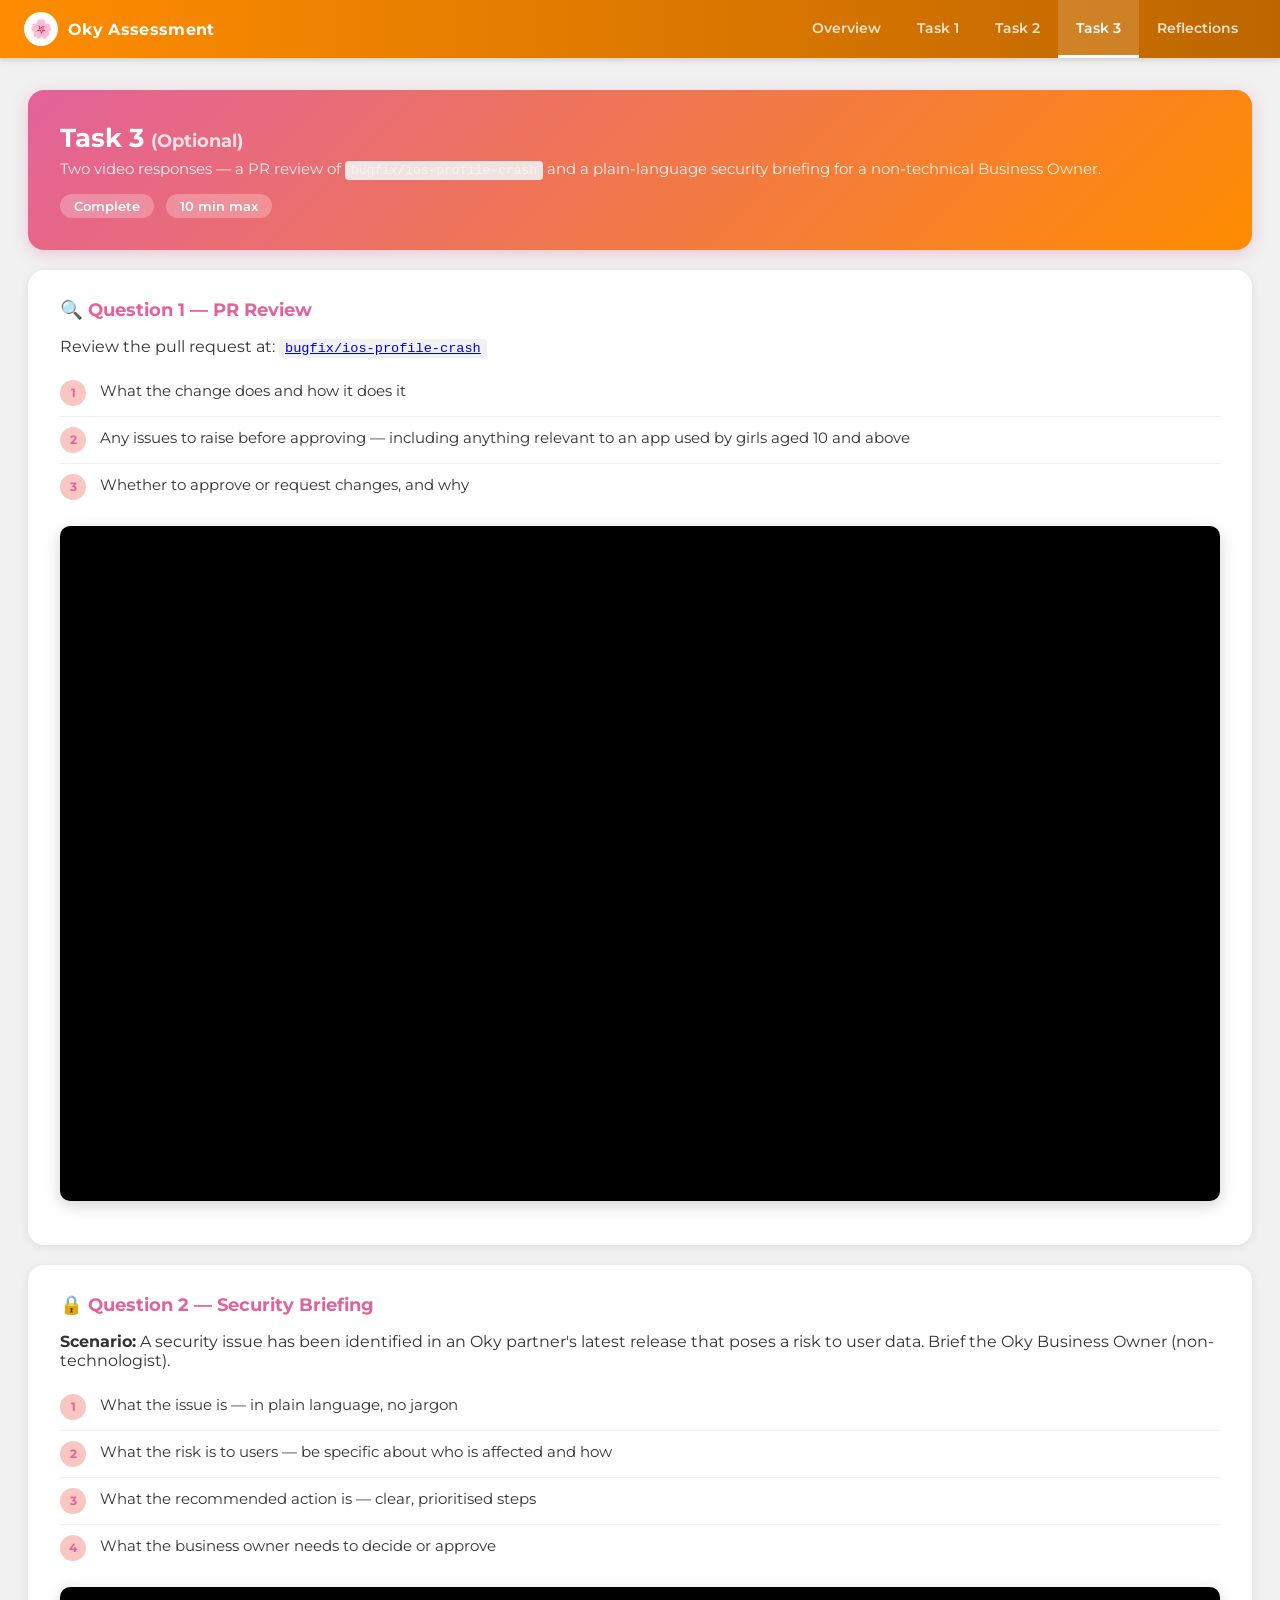
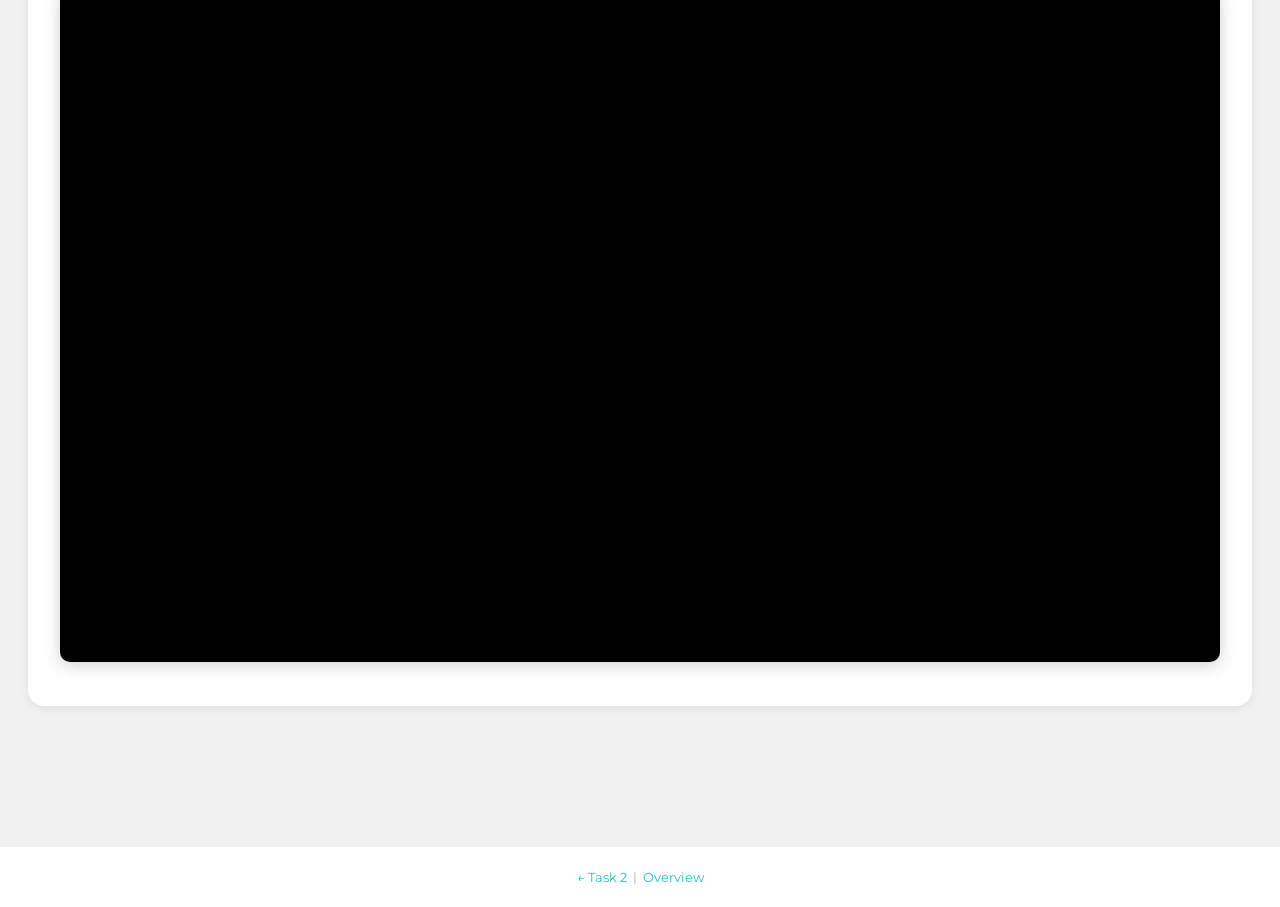
<file: task3.html>
<!DOCTYPE html>
<html lang="en">
<head>
  <meta charset="UTF-8">
  <meta name="viewport" content="width=device-width, initial-scale=1.0">
  <title>Task 3 — Oky Assessment</title>
  <link rel="stylesheet" href="style.css">
</head>
<body class="page-task3">

  <div class="navbar">
    <a class="brand" href="index.html">
      <div class="logo">🌸</div>
      <span>Oky Assessment</span>
    </a>
    <nav>
      <a href="index.html">Overview</a>
      <a href="task1.html">Task 1</a>
      <a href="task2.html">Task 2</a>
      <a href="task3.html" class="active">Task 3</a>
      <a href="reflections.html">Reflections</a>
    </nav>
  </div>

  <div class="page">

    <div class="hero">
      <h1>Task 3 <span style="font-size:0.7em;opacity:0.8;">(Optional)</span></h1>
      <p>Two video responses — a PR review of <code>bugfix/ios-profile-crash</code> and a plain-language security briefing for a non-technical Business Owner.</p>
      <div class="meta">
        <span class="tag" style="background:rgba(255,255,255,0.25);">Complete</span>
        <span class="tag">10 min max</span>
      </div>
    </div>

    <div class="card">
      <h2>🔍 Question 1 — PR Review</h2>
      <p style="margin-bottom:14px;">Review the pull request at: <a href="https://github.com/Oky-period-tracker/periodtracker/tree/bugfix/ios-profile-crash"><code>bugfix/ios-profile-crash</code></a></p>
      <ol class="steps">
        <li><span class="step-num">1</span> What the change does and how it does it</li>
        <li><span class="step-num">2</span> Any issues to raise before approving — including anything relevant to an app used by girls aged 10 and above</li>
        <li><span class="step-num">3</span> Whether to approve or request changes, and why</li>
      </ol>
      <div class="video-wrap" style="margin:16px 0;">
        <iframe
          src="https://drive.google.com/file/d/1uVs1eiIKz1eq2ZgMn8CeEFU-H_NSjVQP/preview"
          frameborder="0"
          allowfullscreen>
        </iframe>
      </div>

    </div>

    <div class="card">
      <h2>🔒 Question 2 — Security Briefing</h2>
      <p style="margin-bottom:14px;"><strong>Scenario:</strong> A security issue has been identified in an Oky partner's latest release that poses a risk to user data. Brief the Oky Business Owner (non-technologist).</p>
      <ol class="steps">
        <li><span class="step-num">1</span> What the issue is — in plain language, no jargon</li>
        <li><span class="step-num">2</span> What the risk is to users — be specific about who is affected and how</li>
        <li><span class="step-num">3</span> What the recommended action is — clear, prioritised steps</li>
        <li><span class="step-num">4</span> What the business owner needs to decide or approve</li>
      </ol>
      <div class="video-wrap" style="margin:16px 0;">
        <iframe
          src="https://drive.google.com/file/d/18j6GsgWIqIVohHpm57wyLDnhloU_Mqwg/preview"
          frameborder="0"
          allowfullscreen>
        </iframe>
      </div>
    </div>


  </div>

  <footer>
    <p><a href="task2.html">← Task 2</a> &nbsp;|&nbsp; <a href="index.html">Overview</a></p>
  </footer>

</body>
</html>
</file>
<file: style.css>
@import url('https://fonts.googleapis.com/css2?family=Montserrat:wght@400;600;700&display=swap');

/* Oky Period Tracker — Assessment Pages */
/* Colour palette sourced from app/src/hooks/useColor.ts */

:root {
  --primary:      #97C800;
  --primary-dark: #028045;
  --secondary:    #FF8C00;
  --tertiary:     #3DA4DD;
  --danger:       #E3629B;
  --danger-light: #F9C7C1;
  --star:         #F6AC3F;
  --link:         #28b9cb;
  --nav:          #F1F1F1;
  --border:       #f0f0f0;
  --text:         #333;
  --white:        #fff;
}

* { box-sizing: border-box; margin: 0; padding: 0; }

body {
  font-family: 'Montserrat', -apple-system, BlinkMacSystemFont, sans-serif;
  background: var(--nav);
  color: var(--text);
  min-height: 100vh;
}

/* ── Nav bar ── */
.navbar {
  background: var(--danger);
  padding: 0 24px;
  display: flex;
  align-items: center;
  gap: 0;
  box-shadow: 0 2px 6px rgba(0,0,0,0.15);
  position: sticky;
  top: 0;
  z-index: 100;
}
.navbar .brand {
  display: flex;
  align-items: center;
  gap: 10px;
  padding: 12px 0;
  text-decoration: none;
  color: var(--white);
  flex-shrink: 0;
}
.navbar .brand .logo {
  width: 34px;
  height: 34px;
  background: var(--white);
  border-radius: 50%;
  display: flex;
  align-items: center;
  justify-content: center;
  font-size: 18px;
}
.navbar .brand span {
  font-size: 1rem;
  font-weight: 700;
  letter-spacing: 0.02em;
}
.navbar nav {
  display: flex;
  align-items: stretch;
  margin-left: auto;
  gap: 0;
}
.navbar nav a {
  color: rgba(255,255,255,0.82);
  text-decoration: none;
  font-size: 0.88rem;
  font-weight: 600;
  padding: 0 18px;
  display: flex;
  align-items: center;
  border-bottom: 3px solid transparent;
  height: 58px;
  transition: color 0.15s, border-color 0.15s, background 0.15s;
}
.navbar nav a:hover {
  color: var(--white);
  background: rgba(255,255,255,0.1);
}
.navbar nav a.active {
  color: var(--white);
  border-bottom-color: var(--white);
  background: rgba(255,255,255,0.15);
}

/* ── Per-page navbar accent color ── */
body.page-task1 .navbar { background: linear-gradient(90deg, var(--danger) 0%, #c84b7a 100%); }
body.page-task2 .navbar { background: linear-gradient(90deg, var(--tertiary) 0%, #1169BF 100%); }
body.page-task3 .navbar { background: linear-gradient(90deg, var(--secondary) 0%, #BD6600 100%); }
body.page-reflections .navbar { background: linear-gradient(90deg, var(--primary-dark) 0%, #025c32 100%); }

/* ── Mobile nav ── */
@media (max-width: 600px) {
  .navbar { flex-wrap: wrap; padding: 0 14px; }
  .navbar .brand { padding: 10px 0; }
  .navbar nav { width: 100%; border-top: 1px solid rgba(255,255,255,0.15); }
  .navbar nav a { padding: 0 12px; font-size: 0.82rem; height: 42px; }
  .page { margin: 20px auto; padding: 0 16px 40px; }
  .card { padding: 20px 18px; }
  .hero { padding: 24px 20px; }
  .hero h1 { font-size: 1.3rem; }
  .task-grid { grid-template-columns: 1fr; }
}

/* ── Page wrap ── */
.page {
  max-width: 1280px;
  margin: 32px auto;
  padding: 0 40px 60px;
}

@media (max-width: 1340px) {
  .page { padding: 0 28px 60px; }
}

/* ── Card ── */
.card {
  background: var(--white);
  border-radius: 16px;
  padding: 28px 32px;
  margin-bottom: 20px;
  box-shadow: 0 2px 8px rgba(0,0,0,0.08);
}
.card h2 {
  font-size: 1.15rem;
  color: var(--danger);
  margin-bottom: 16px;
  display: flex;
  align-items: center;
  gap: 8px;
}
.card h3 {
  font-size: 1rem;
  color: var(--primary-dark);
  margin: 20px 0 10px;
}

/* ── Hero card ── */
.hero {
  background: linear-gradient(135deg, var(--danger) 0%, var(--secondary) 100%);
  color: var(--white);
  border-radius: 16px;
  padding: 32px;
  margin-bottom: 20px;
  box-shadow: 0 4px 16px rgba(227,98,155,0.3);
}
.hero h1 { font-size: 1.6rem; margin-bottom: 6px; }
.hero p  { opacity: 0.9; font-size: 0.95rem; }
.hero .meta { margin-top: 16px; display: flex; gap: 12px; flex-wrap: wrap; }
.hero .tag {
  background: rgba(255,255,255,0.25);
  border-radius: 20px;
  padding: 4px 14px;
  font-size: 0.82rem;
  font-weight: 600;
}

/* ── Task grid ── */
.task-grid {
  display: grid;
  grid-template-columns: repeat(auto-fit, minmax(240px, 1fr));
  gap: 16px;
  margin-bottom: 20px;
}
.task-card {
  background: var(--white);
  border-radius: 16px;
  padding: 24px;
  box-shadow: 0 2px 8px rgba(0,0,0,0.08);
  border-top: 4px solid var(--border);
  text-decoration: none;
  color: var(--text);
  transition: transform 0.15s, box-shadow 0.15s;
  display: flex;
  flex-direction: column;
  gap: 8px;
}
.task-card:hover { transform: translateY(-3px); box-shadow: 0 6px 18px rgba(0,0,0,0.12); }
.task-card.t1 { border-top-color: var(--primary); }
.task-card.t2 { border-top-color: var(--tertiary); }
.task-card.t3 { border-top-color: var(--secondary); }
.task-card .task-num { font-size: 0.75rem; font-weight: 700; text-transform: uppercase; letter-spacing: 0.08em; opacity: 0.5; }
.task-card h3 { font-size: 1rem; margin: 0; }
.task-card p  { font-size: 0.88rem; opacity: 0.7; margin: 0; }

/* ── Status badges ── */
.badge {
  display: inline-block;
  padding: 3px 12px;
  border-radius: 20px;
  font-size: 0.78rem;
  font-weight: 700;
  letter-spacing: 0.03em;
}
.badge-done         { background: #e6f4d7; color: var(--primary-dark); }
.badge-in-progress  { background: #fff3cd; color: #7a5800; }
.badge-not-started  { background: #fde8f0; color: #8b1a4a; }

/* ── Step list ── */
.steps { list-style: none; padding: 0; }
.steps li {
  display: flex;
  align-items: flex-start;
  gap: 14px;
  padding: 10px 0;
  border-bottom: 1px solid var(--border);
  font-size: 0.92rem;
  line-height: 1.5;
}
.steps li:last-child { border-bottom: none; }
.step-num {
  min-width: 26px;
  height: 26px;
  border-radius: 50%;
  background: var(--danger-light);
  color: var(--danger);
  font-size: 0.78rem;
  font-weight: 700;
  display: flex;
  align-items: center;
  justify-content: center;
  flex-shrink: 0;
}

/* ── Table ── */
.info-table { width: 100%; border-collapse: collapse; font-size: 0.9rem; }
.info-table th {
  text-align: left;
  padding: 10px 12px;
  background: var(--nav);
  color: var(--primary-dark);
  font-size: 0.78rem;
  text-transform: uppercase;
  letter-spacing: 0.06em;
  border-bottom: 2px solid var(--border);
}
.info-table td {
  padding: 10px 12px;
  border-bottom: 1px solid var(--border);
  vertical-align: top;
}
.info-table tr:last-child td { border-bottom: none; }
code {
  background: var(--nav);
  padding: 2px 6px;
  border-radius: 4px;
  font-size: 0.85em;
  font-family: 'SF Mono', 'Fira Mono', monospace;
}

/* ── Placeholder notice ── */
.placeholder {
  background: var(--nav);
  border-left: 4px solid var(--tertiary);
  border-radius: 0 8px 8px 0;
  padding: 14px 18px;
  font-size: 0.9rem;
  color: #555;
  margin-top: 10px;
}

/* ── Timeline ── */
.timeline { position: relative; padding-left: 32px; }
.timeline::before {
  content: '';
  position: absolute;
  left: 10px;
  top: 0; bottom: 0;
  width: 2px;
  background: linear-gradient(to bottom, var(--danger-light), var(--primary));
}
.tl-item {
  position: relative;
  margin-bottom: 24px;
}
.tl-dot {
  position: absolute;
  left: -26px;
  top: 6px;
  width: 14px;
  height: 14px;
  border-radius: 50%;
  background: var(--danger);
  border: 2px solid var(--white);
  box-shadow: 0 0 0 2px var(--danger-light);
}
.tl-dot.green  { background: var(--primary); box-shadow: 0 0 0 2px #e6f4d7; }
.tl-dot.blue   { background: var(--tertiary); box-shadow: 0 0 0 2px #daeef9; }
.tl-dot.orange { background: var(--secondary); box-shadow: 0 0 0 2px #ffecd0; }
.tl-item h4 { font-size: 0.9rem; font-weight: 700; margin-bottom: 4px; color: #222; }
.tl-item p, .tl-item ul { font-size: 0.88rem; color: #555; line-height: 1.6; }
.tl-item ul { padding-left: 18px; }

/* ── Terminal block ── */
.terminal {
  background: #1B1B1F;
  color: #e2e2e2;
  border-radius: 10px;
  padding: 16px 20px;
  font-family: 'SF Mono', 'Fira Mono', 'Menlo', monospace;
  font-size: 0.82rem;
  line-height: 1.7;
  margin: 12px 0;
  overflow-x: auto;
}
.terminal .prompt { color: var(--primary); user-select: none; }
.terminal .comment { color: #888; }
.terminal .out { color: #91d9e2; }
.terminal .err { color: #E3629B; }

/* ── Bug cards ── */
.bug-card {
  border-left: 4px solid var(--danger);
  background: #fff5f9;
  border-radius: 0 10px 10px 0;
  padding: 14px 18px;
  margin-bottom: 14px;
}
.bug-card .bug-title { font-weight: 700; font-size: 0.9rem; color: var(--danger); margin-bottom: 6px; display: flex; align-items: center; gap: 6px; }
.bug-actions { display: flex; flex-direction: column; gap: 8px; margin-top: 10px; }
.bug-fix {
  font-size: 0.85rem;
  color: var(--primary-dark);
  background: #f0f9e8;
  border-left: 3px solid var(--primary);
  border-radius: 0 6px 6px 0;
  padding: 8px 12px;
  display: flex;
  align-items: flex-start;
  gap: 6px;
}
.bug-propose {
  font-size: 0.85rem;
  color: #6b4c00;
  background: #fff8e6;
  border-left: 3px solid var(--star);
  border-radius: 0 6px 6px 0;
  padding: 8px 12px;
  display: flex;
  align-items: flex-start;
  gap: 6px;
}
.bug-card p { font-size: 0.86rem; color: #555; line-height: 1.5; }

/* ── Proposal strip ── */
.proposal-strip {
  display: flex;
  flex-wrap: wrap;
  gap: 10px;
  margin-top: 12px;
}
.prop-tag {
  background: #f0f9e8;
  border: 1px solid #c3e88d;
  color: var(--primary-dark);
  border-radius: 8px;
  padding: 6px 12px;
  font-size: 0.82rem;
  font-weight: 600;
}

/* ── Lottie preview card ── */
.lottie-preview {
  display: flex;
  gap: 20px;
  align-items: flex-start;
  flex-wrap: wrap;
}
.lottie-preview .lottie-thumb {
  width: 120px;
  height: 120px;
  background: linear-gradient(135deg, var(--danger-light), #ffecd0);
  border-radius: 16px;
  display: flex;
  align-items: center;
  justify-content: center;
  font-size: 52px;
  flex-shrink: 0;
}
.lottie-preview .lottie-meta { flex: 1; min-width: 200px; }
.lottie-preview .lottie-meta h4 { font-size: 1rem; margin-bottom: 6px; }
.lottie-preview .lottie-meta p  { font-size: 0.88rem; color: #555; line-height: 1.5; }
.lottie-preview .lottie-meta a  { color: var(--link); }

/* ── Section divider ── */
.section-label {
  font-size: 0.72rem;
  font-weight: 700;
  text-transform: uppercase;
  letter-spacing: 0.1em;
  color: #aaa;
  margin: 4px 0 14px;
}

/* ── Inline resource link ── */
.resource-link {
  display: inline-flex;
  align-items: center;
  gap: 6px;
  background: var(--nav);
  border: 1px solid var(--border);
  border-radius: 8px;
  padding: 6px 14px;
  font-size: 0.85rem;
  color: var(--link);
  text-decoration: none;
  margin: 4px 4px 4px 0;
}
.resource-link:hover { background: #e8f8fa; border-color: var(--link); }

/* ── Video list — one per row ── */
.video-grid {
  display: flex;
  flex-direction: column;
  gap: 24px;
  margin-top: 16px;
}
.video-card {
  display: flex;
  flex-direction: column;
  gap: 8px;
}
.video-label {
  font-size: 0.85rem;
  font-weight: 700;
  color: var(--text);
}
.video-wrap {
  border-radius: 10px;
  overflow: hidden;
  background: #000;
  box-shadow: 0 4px 16px rgba(0,0,0,0.18);
}
.video-wrap iframe {
  display: block;
  width: 100%;
  height: 75vh;
  border: none;
}
.video-wrap video {
  display: block;
  width: 100%;
  max-height: 75vh;
  height: auto;
  object-fit: contain;
  border: none;
}

/* ── Footer ── */
footer {
  background: var(--white);
  border-top: 1px solid var(--border);
  text-align: center;
  font-size: 0.82rem;
  color: #aaa;
  padding: 22px 24px;
  margin-top: 60px;
}
footer p { margin-bottom: 6px; }
footer p:last-child { margin-bottom: 0; }
footer a { color: var(--link); text-decoration: none; }
footer a:hover { text-decoration: underline; }

/* ── Accordion ── */
.accordion-card { padding: 0; }
.accordion-header {
  display: flex;
  align-items: center;
  justify-content: space-between;
  padding: 24px 28px;
  cursor: pointer;
  user-select: none;
  border-radius: 12px;
}
.accordion-header:hover { background: rgba(0,0,0,0.03); }
.accordion-arrow {
  font-size: 0.85rem;
  color: #aaa;
  transition: transform 0.2s ease;
}
.accordion-body { padding: 0 28px 24px; }

/* ── Chapter progress bar (in navbar) ── */
.chapter-bar {
  height: 3px;
  background: rgba(255,255,255,0.2);
  width: 100%;
}
.chapter-bar-fill {
  height: 100%;
  background: rgba(255,255,255,0.85);
  border-radius: 0 2px 2px 0;
}

/* ── Chapter label (above hero title) ── */
.chapter-label {
  font-size: 0.7rem;
  font-weight: 700;
  text-transform: uppercase;
  letter-spacing: 0.16em;
  opacity: 0.7;
  margin-bottom: 10px;
}

/* ── Next chapter panel ── */
.next-chapter {
  display: flex;
  align-items: center;
  justify-content: space-between;
  text-decoration: none;
  border-radius: 16px;
  padding: 28px 36px;
  margin-bottom: 20px;
  color: white;
  transition: transform 0.15s, box-shadow 0.15s;
  gap: 20px;
}
.next-chapter:hover { transform: translateY(-3px); }
.next-chapter .nc-body { flex: 1; }
.next-chapter .nc-eyebrow {
  font-size: 0.68rem;
  font-weight: 700;
  text-transform: uppercase;
  letter-spacing: 0.14em;
  opacity: 0.7;
  margin-bottom: 6px;
}
.next-chapter .nc-title {
  font-size: 1.25rem;
  font-weight: 700;
  margin-bottom: 6px;
  line-height: 1.2;
}
.next-chapter .nc-desc {
  font-size: 0.88rem;
  opacity: 0.85;
  line-height: 1.55;
  max-width: 520px;
}
.next-chapter .nc-arrow {
  font-size: 2rem;
  opacity: 0.6;
  flex-shrink: 0;
  transition: opacity 0.15s, transform 0.15s;
}
.next-chapter:hover .nc-arrow { opacity: 1; transform: translateX(5px); }

.next-chapter.to-task1 {
  background: linear-gradient(135deg, var(--danger) 0%, #c84b7a 100%);
  box-shadow: 0 4px 20px rgba(227,98,155,0.35);
}
.next-chapter.to-task2 {
  background: linear-gradient(135deg, var(--tertiary) 0%, #1169BF 100%);
  box-shadow: 0 4px 20px rgba(61,164,221,0.35);
}
.next-chapter.to-task3 {
  background: linear-gradient(135deg, var(--secondary) 0%, #BD6600 100%);
  box-shadow: 0 4px 20px rgba(255,140,0,0.35);
}
.next-chapter.to-overview {
  background: linear-gradient(135deg, #555 0%, #333 100%);
  box-shadow: 0 4px 20px rgba(0,0,0,0.2);
}
</file>
